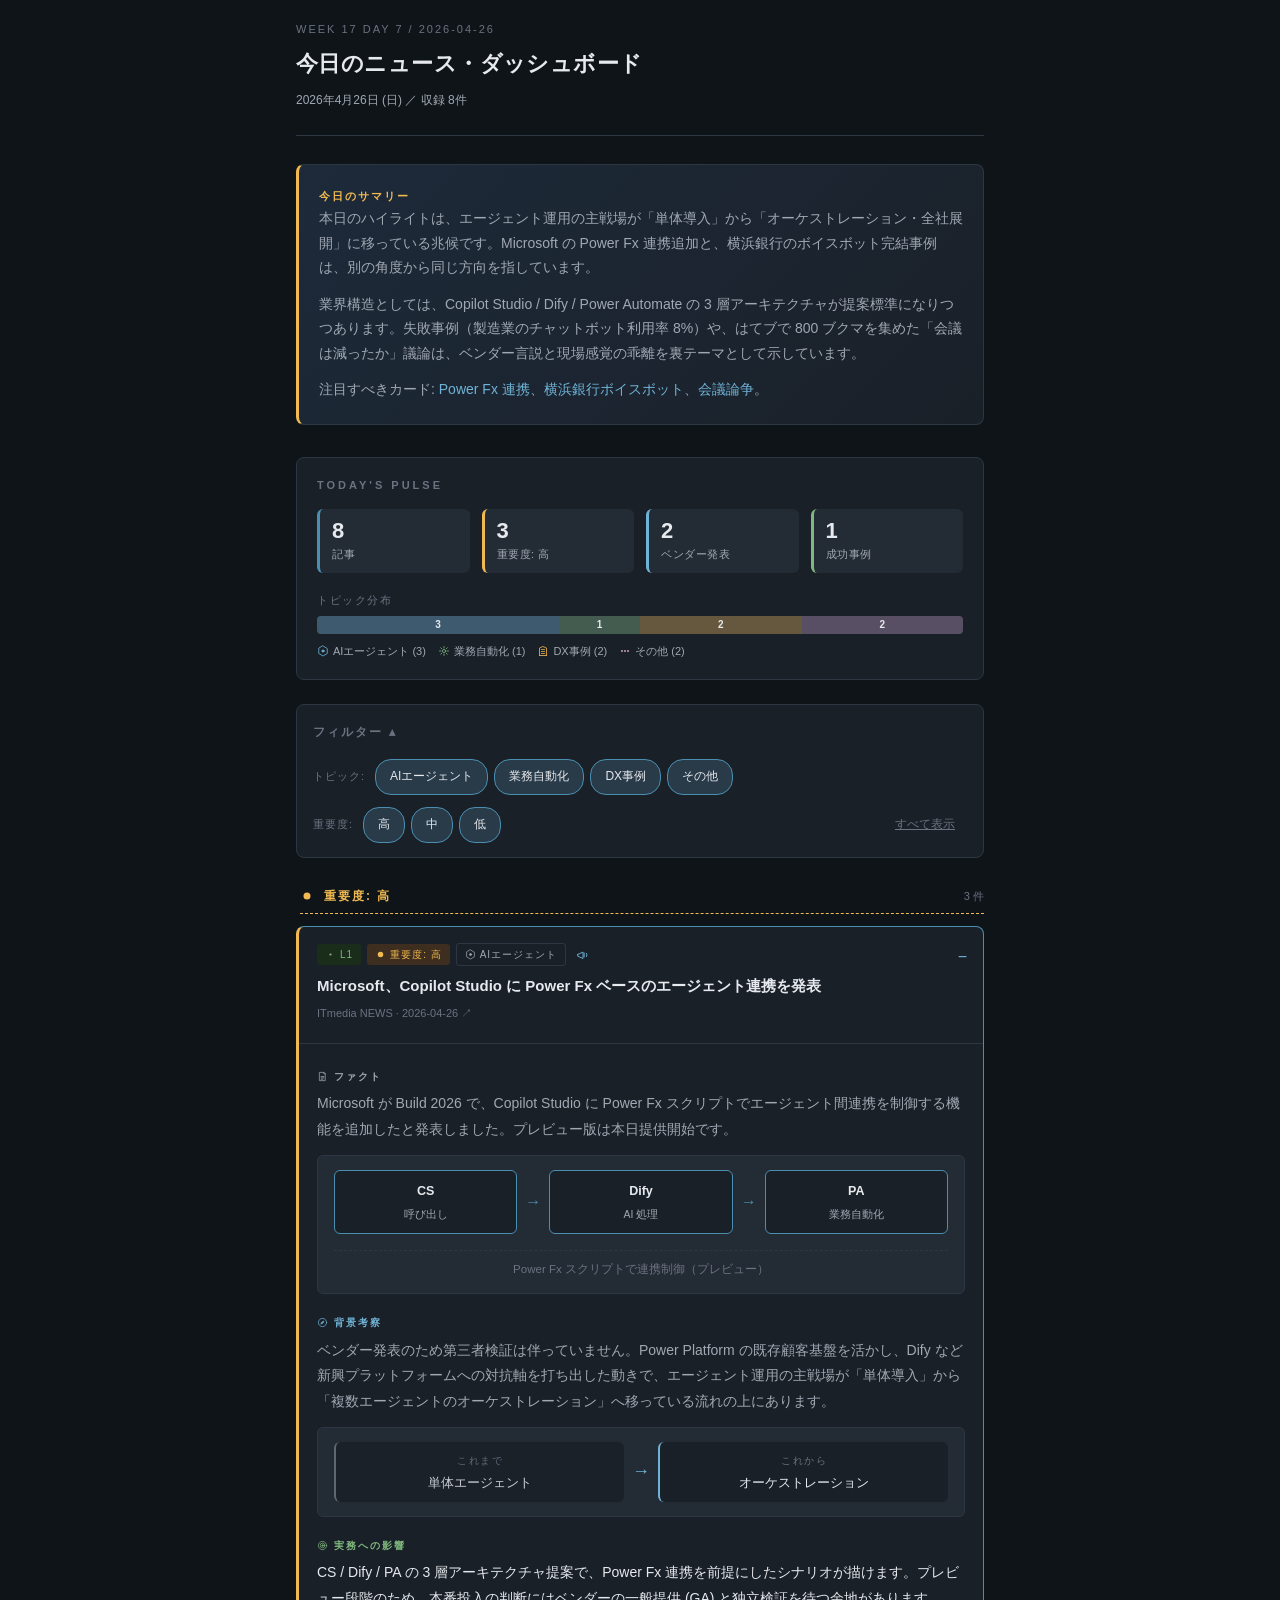
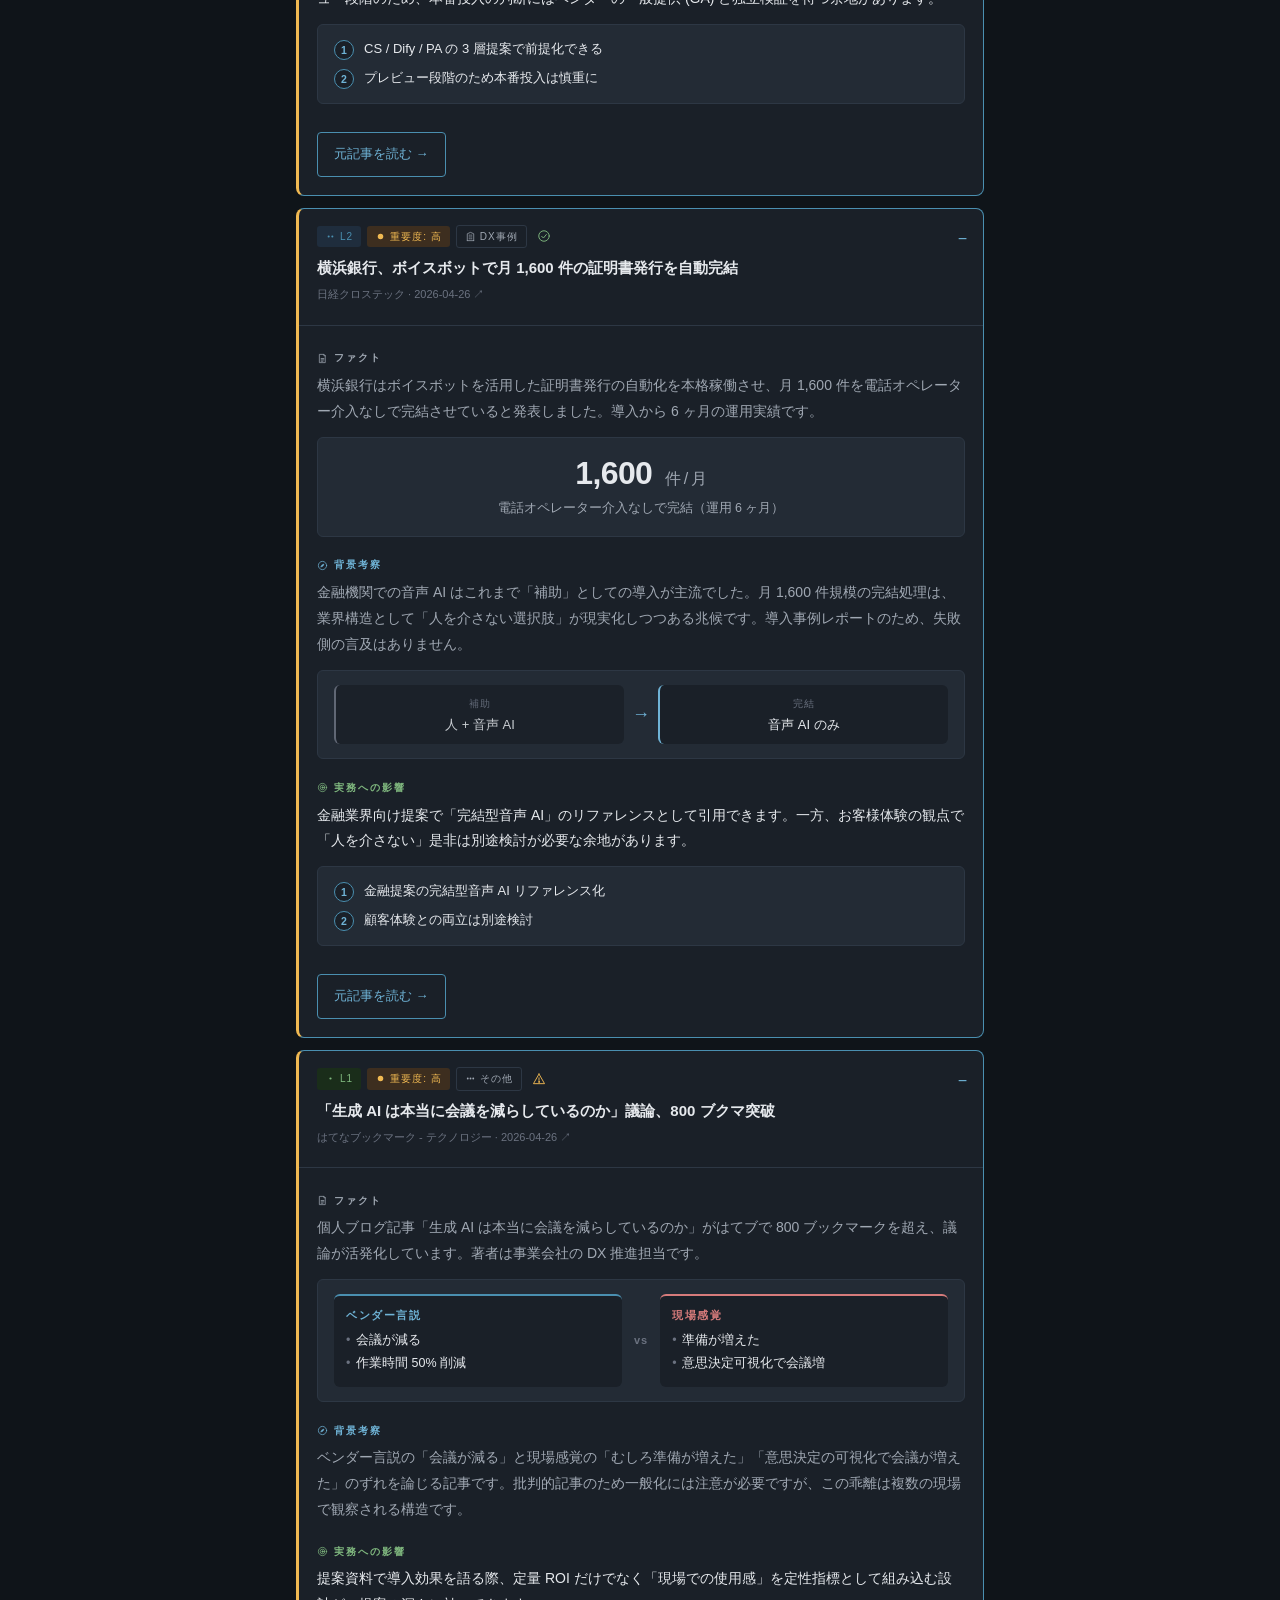
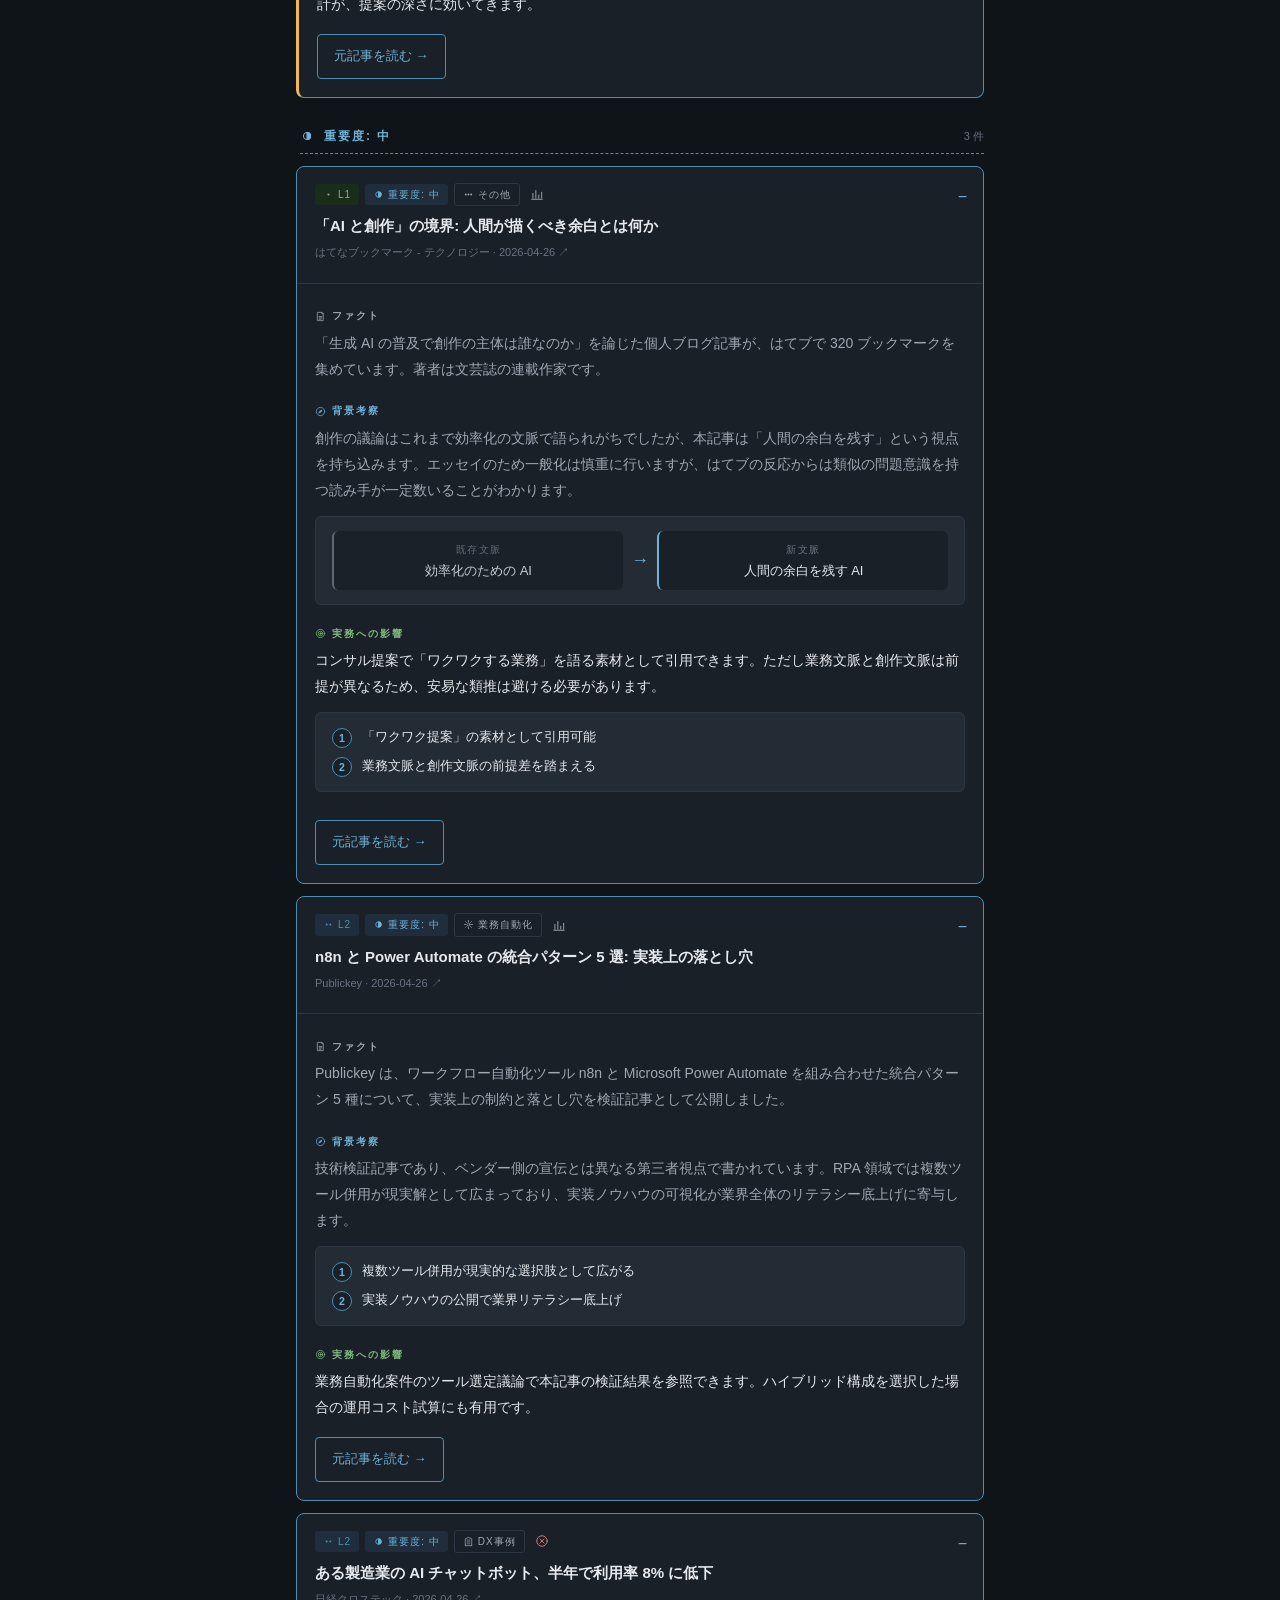
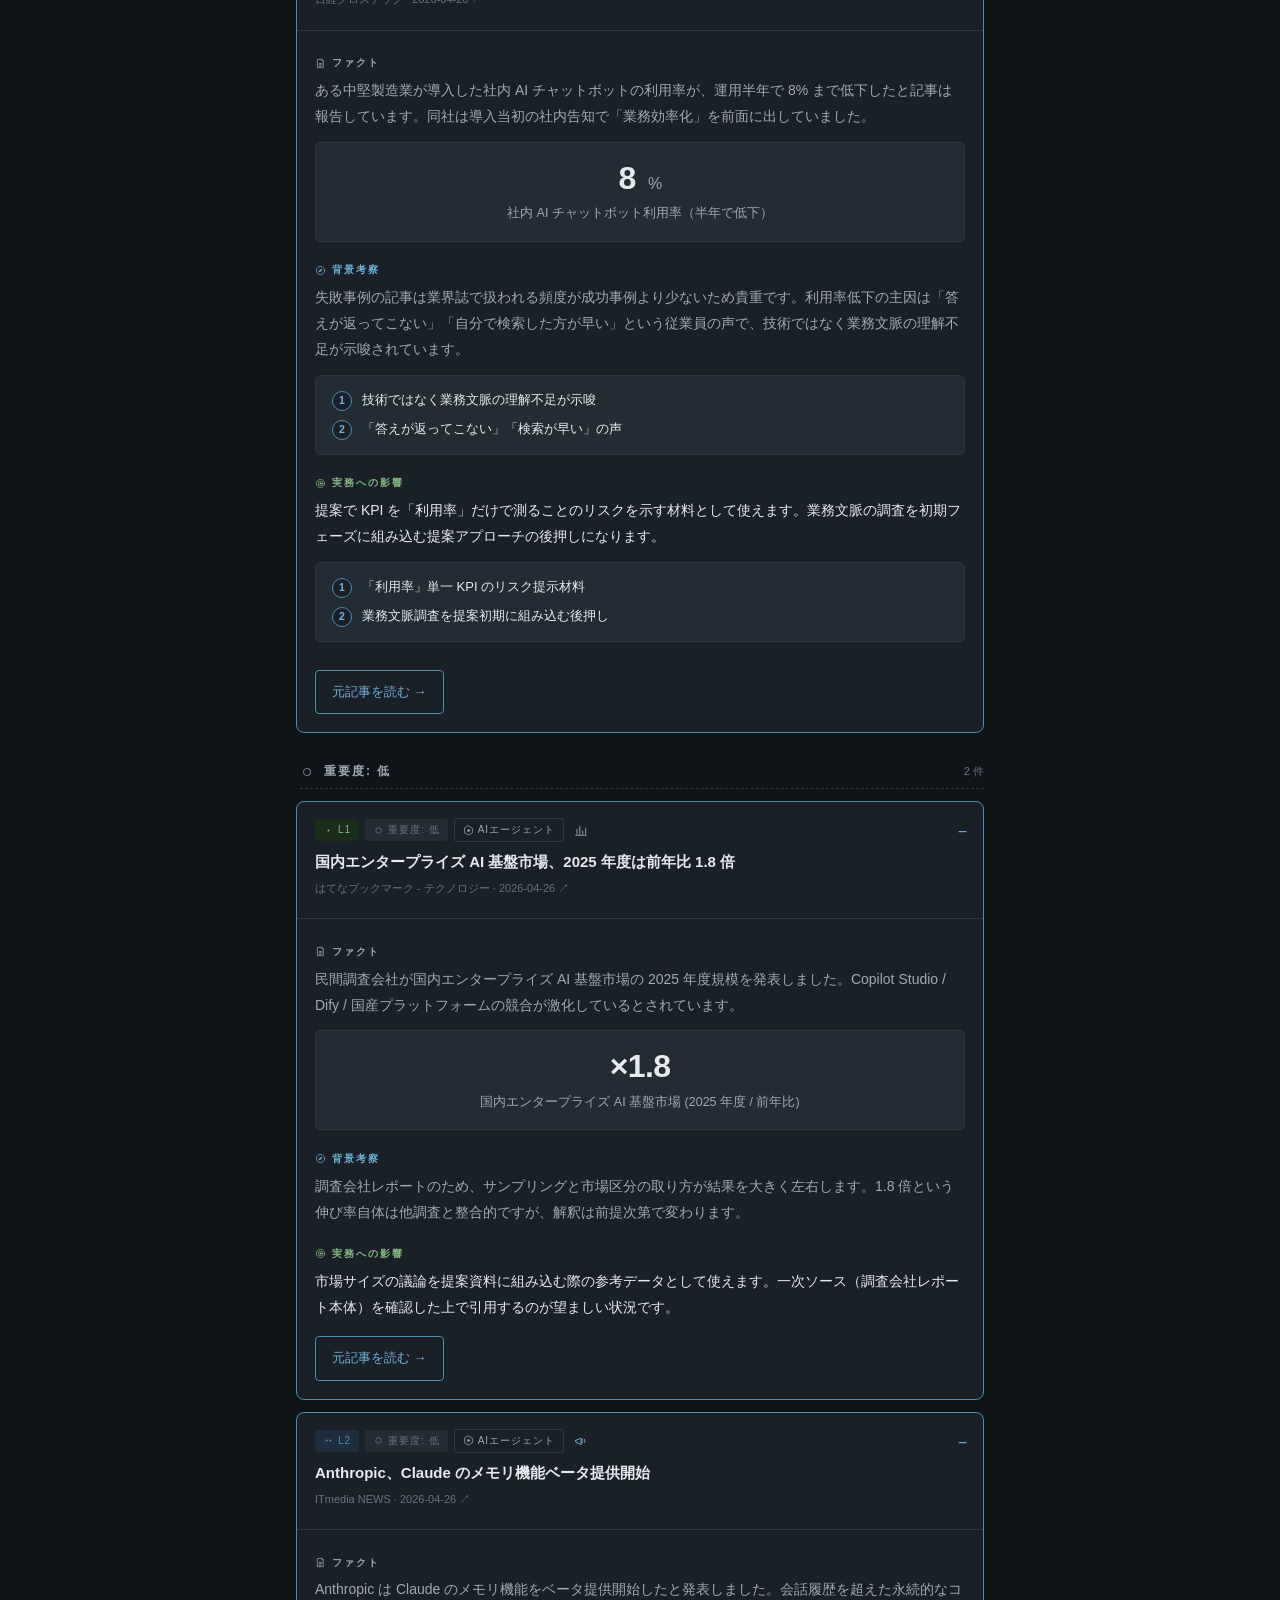
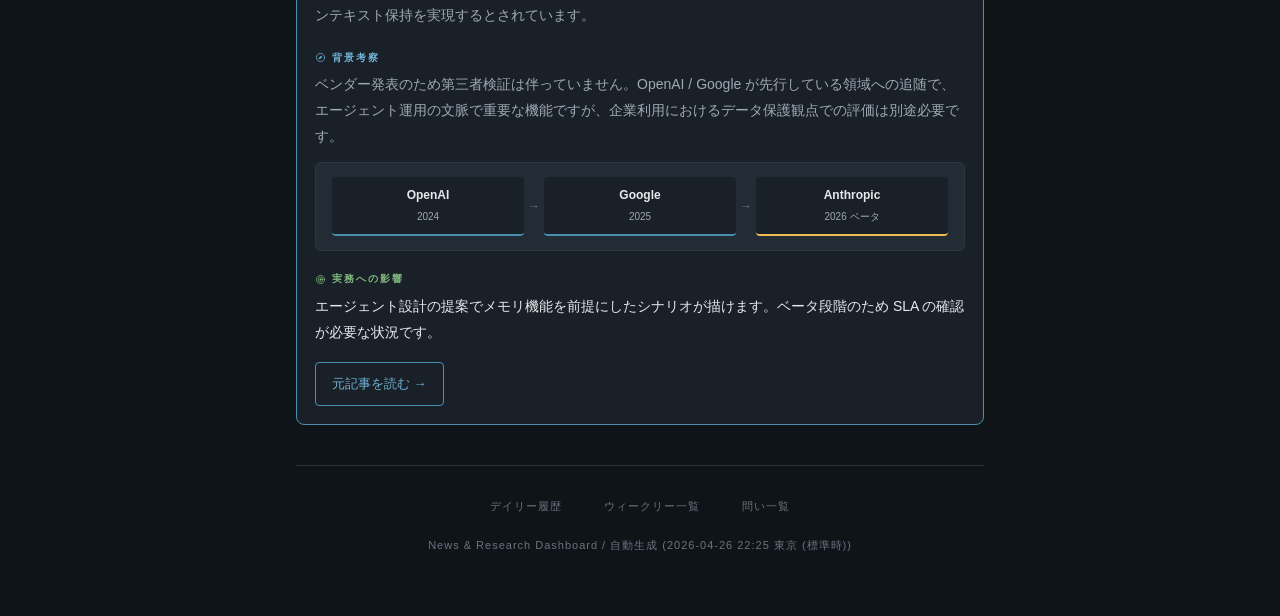
<file: site/index.html>
<!DOCTYPE html>
<html lang="ja">
<head>
<meta charset="UTF-8">
<meta name="viewport" content="width=device-width, initial-scale=1.0">
<title>2026-04-26 デイリー | News & Research Dashboard</title>
<link rel="stylesheet" href="assets/style.css">
</head>
<body>
<?xml version="1.0" encoding="UTF-8"?>
<!--
  News & Research Dashboard アイコン sprite (D-40 §11.4)
  使用: <svg class="icon"><use href="/assets/icons.svg#icon-vendor"/></svg>
  全アイコン 24x24 viewBox、currentColor で着色（CSS で色制御）。
-->
<svg xmlns="http://www.w3.org/2000/svg" style="display:none" aria-hidden="true">

  <!-- ===== 情報タイプ (5) ===== -->
  <symbol id="icon-vendor" viewBox="0 0 24 24" fill="none" stroke="currentColor" stroke-width="1.6" stroke-linecap="round" stroke-linejoin="round">
    <!-- megaphone -->
    <path d="M3 11v3l9 4V7L3 11Z"/>
    <path d="M14 8.5v7"/>
    <path d="M18 9c1 .8 1 5.2 0 6"/>
  </symbol>
  <symbol id="icon-case" viewBox="0 0 24 24" fill="none" stroke="currentColor" stroke-width="1.6" stroke-linecap="round" stroke-linejoin="round">
    <!-- check in circle -->
    <circle cx="12" cy="12" r="9"/>
    <path d="M8 12.5l3 3 5-6"/>
  </symbol>
  <symbol id="icon-failure" viewBox="0 0 24 24" fill="none" stroke="currentColor" stroke-width="1.6" stroke-linecap="round" stroke-linejoin="round">
    <!-- x in circle -->
    <circle cx="12" cy="12" r="9"/>
    <path d="M8.5 8.5l7 7M15.5 8.5l-7 7"/>
  </symbol>
  <symbol id="icon-critic" viewBox="0 0 24 24" fill="none" stroke="currentColor" stroke-width="1.6" stroke-linecap="round" stroke-linejoin="round">
    <!-- exclamation triangle -->
    <path d="M12 3.5L21.5 20H2.5L12 3.5Z"/>
    <path d="M12 10v4.5"/>
    <circle cx="12" cy="17" r=".8" fill="currentColor"/>
  </symbol>
  <symbol id="icon-analysis" viewBox="0 0 24 24" fill="none" stroke="currentColor" stroke-width="1.6" stroke-linecap="round" stroke-linejoin="round">
    <!-- bar chart -->
    <path d="M5 19V11M10 19V6M15 19V14M20 19V9"/>
    <path d="M3 21h18"/>
  </symbol>

  <!-- ===== 重要度 (3) ===== -->
  <symbol id="icon-importance-high" viewBox="0 0 24 24">
    <circle cx="12" cy="12" r="6" fill="currentColor"/>
  </symbol>
  <symbol id="icon-importance-mid" viewBox="0 0 24 24" fill="none" stroke="currentColor" stroke-width="1.8">
    <circle cx="12" cy="12" r="6"/>
    <path d="M12 6 A6 6 0 0 1 12 18 Z" fill="currentColor"/>
  </symbol>
  <symbol id="icon-importance-low" viewBox="0 0 24 24" fill="none" stroke="currentColor" stroke-width="1.8">
    <circle cx="12" cy="12" r="6"/>
  </symbol>

  <!-- ===== レイヤー (4) — ドット数で深度を示す ===== -->
  <symbol id="icon-layer-l1" viewBox="0 0 24 24">
    <circle cx="12" cy="12" r="2.4" fill="currentColor"/>
  </symbol>
  <symbol id="icon-layer-l2" viewBox="0 0 24 24">
    <circle cx="8" cy="12" r="2.2" fill="currentColor"/>
    <circle cx="16" cy="12" r="2.2" fill="currentColor"/>
  </symbol>
  <symbol id="icon-layer-l3" viewBox="0 0 24 24">
    <circle cx="6" cy="12" r="2" fill="currentColor"/>
    <circle cx="12" cy="12" r="2" fill="currentColor"/>
    <circle cx="18" cy="12" r="2" fill="currentColor"/>
  </symbol>
  <symbol id="icon-layer-l4" viewBox="0 0 24 24">
    <circle cx="5" cy="12" r="1.8" fill="currentColor"/>
    <circle cx="10" cy="12" r="1.8" fill="currentColor"/>
    <circle cx="15" cy="12" r="1.8" fill="currentColor"/>
    <circle cx="20" cy="12" r="1.8" fill="currentColor"/>
  </symbol>

  <!-- ===== カードセクション (3) — fact / context / impact ===== -->
  <symbol id="icon-section-fact" viewBox="0 0 24 24" fill="none" stroke="currentColor" stroke-width="1.6" stroke-linecap="round" stroke-linejoin="round">
    <!-- document with lines -->
    <path d="M6 3h9l3 3v15H6Z"/>
    <path d="M15 3v3h3"/>
    <path d="M9 12h6M9 15h6M9 18h4"/>
  </symbol>
  <symbol id="icon-section-context" viewBox="0 0 24 24" fill="none" stroke="currentColor" stroke-width="1.6" stroke-linecap="round" stroke-linejoin="round">
    <!-- compass -->
    <circle cx="12" cy="12" r="9"/>
    <path d="M9 15 L13 13 L15 9 L11 11 Z" fill="currentColor"/>
  </symbol>
  <symbol id="icon-section-impact" viewBox="0 0 24 24" fill="none" stroke="currentColor" stroke-width="1.6" stroke-linecap="round" stroke-linejoin="round">
    <!-- target -->
    <circle cx="12" cy="12" r="9"/>
    <circle cx="12" cy="12" r="5"/>
    <circle cx="12" cy="12" r="1.5" fill="currentColor"/>
  </symbol>

  <!-- ===== レンズ (6) — Part 2 で使う社会構造レンズ、ウィークリー archive bage 用 ===== -->
  <symbol id="icon-lens-labor" viewBox="0 0 24 24" fill="none" stroke="currentColor" stroke-width="1.6" stroke-linecap="round" stroke-linejoin="round">
    <!-- briefcase -->
    <path d="M4 8h16v11H4Z"/>
    <path d="M9 8V5h6v3"/>
    <path d="M4 13h16"/>
  </symbol>
  <symbol id="icon-lens-privacy" viewBox="0 0 24 24" fill="none" stroke="currentColor" stroke-width="1.6" stroke-linecap="round" stroke-linejoin="round">
    <!-- shield -->
    <path d="M12 3 L20 6v6c0 5-4 8-8 9-4-1-8-4-8-9V6Z"/>
  </symbol>
  <symbol id="icon-lens-power" viewBox="0 0 24 24" fill="none" stroke="currentColor" stroke-width="1.6" stroke-linecap="round" stroke-linejoin="round">
    <!-- crown -->
    <path d="M3 17h18l-2-9-4 4-3-7-3 7-4-4Z"/>
  </symbol>
  <symbol id="icon-lens-knowledge" viewBox="0 0 24 24" fill="none" stroke="currentColor" stroke-width="1.6" stroke-linecap="round" stroke-linejoin="round">
    <!-- open book -->
    <path d="M12 5C9 4 5 4 3 5v14c2-1 6-1 9 0"/>
    <path d="M12 5c3-1 7-1 9 0v14c-2-1-6-1-9 0"/>
    <path d="M12 5v14"/>
  </symbol>
  <symbol id="icon-lens-generation" viewBox="0 0 24 24" fill="none" stroke="currentColor" stroke-width="1.6" stroke-linecap="round" stroke-linejoin="round">
    <!-- hourglass -->
    <path d="M6 3h12M6 21h12"/>
    <path d="M6 3v3l6 6 6-6V3"/>
    <path d="M6 21v-3l6-6 6 6v3"/>
  </symbol>
  <symbol id="icon-lens-ethics" viewBox="0 0 24 24" fill="none" stroke="currentColor" stroke-width="1.6" stroke-linecap="round" stroke-linejoin="round">
    <!-- balance scale -->
    <path d="M12 4v16"/>
    <path d="M5 20h14"/>
    <path d="M5 11l3-7 3 7"/>
    <path d="M13 11l3-7 3 7"/>
  </symbol>

  <!-- ===== トピック (4) ===== -->
  <symbol id="icon-topic-ai-agents" viewBox="0 0 24 24" fill="none" stroke="currentColor" stroke-width="1.6" stroke-linecap="round" stroke-linejoin="round">
    <!-- agent: hex with center -->
    <path d="M12 2 L20.5 7 L20.5 17 L12 22 L3.5 17 L3.5 7 Z"/>
    <circle cx="12" cy="12" r="2.2" fill="currentColor"/>
  </symbol>
  <symbol id="icon-topic-automation" viewBox="0 0 24 24" fill="none" stroke="currentColor" stroke-width="1.6" stroke-linecap="round" stroke-linejoin="round">
    <!-- gear -->
    <circle cx="12" cy="12" r="3.2"/>
    <path d="M12 3 v3 M12 18 v3 M3 12 h3 M18 12 h3 M5.5 5.5 L7.5 7.5 M16.5 16.5 L18.5 18.5 M5.5 18.5 L7.5 16.5 M16.5 7.5 L18.5 5.5"/>
  </symbol>
  <symbol id="icon-topic-dx-cases" viewBox="0 0 24 24" fill="none" stroke="currentColor" stroke-width="1.6" stroke-linecap="round" stroke-linejoin="round">
    <!-- building -->
    <path d="M5 21V6l7-3 7 3v15"/>
    <path d="M5 21h14"/>
    <path d="M9 9h2M13 9h2M9 13h2M13 13h2M9 17h2M13 17h2"/>
  </symbol>
  <symbol id="icon-topic-other" viewBox="0 0 24 24">
    <!-- horizontal dots -->
    <circle cx="6" cy="12" r="2" fill="currentColor"/>
    <circle cx="12" cy="12" r="2" fill="currentColor"/>
    <circle cx="18" cy="12" r="2" fill="currentColor"/>
  </symbol>

</svg>


<div class="container">
<header>
  <div class="date-label">WEEK 17 DAY 7 / 2026-04-26</div>
  <h1>今日のニュース・ダッシュボード</h1>
  <div class="meta">2026年4月26日 (日) ／ 収録 8件</div>
</header>

<div class="theme">
  <div class="theme-label">今日のサマリー</div>
  <div class="theme-body">
    <p>本日のハイライトは、エージェント運用の主戦場が「単体導入」から「オーケストレーション・全社展開」に移っている兆候です。Microsoft の Power Fx 連携追加と、横浜銀行のボイスボット完結事例は、別の角度から同じ方向を指しています。</p>
<p>業界構造としては、Copilot Studio / Dify / Power Automate の 3 層アーキテクチャが提案標準になりつつあります。失敗事例（製造業のチャットボット利用率 8%）や、はてブで 800 ブクマを集めた「会議は減ったか」議論は、ベンダー言説と現場感覚の乖離を裏テーマとして示しています。</p>
<p>注目すべきカード: <a href="#card-dummy-001">Power Fx 連携</a>、<a href="#card-dummy-002">横浜銀行ボイスボット</a>、<a href="#card-dummy-007">会議論争</a>。</p>
  </div>
</div>

<div class="pulse-panel">
  <div class="pulse-label">TODAY'S PULSE</div>
  <div class="pulse-stats">
    <div class="pulse-stat">
      <span class="pulse-num">8</span>
      <span class="pulse-cap">記事</span>
    </div>
    <div class="pulse-stat pulse-stat-high">
      <span class="pulse-num">3</span>
      <span class="pulse-cap">重要度: 高</span>
    </div>
    <div class="pulse-stat pulse-stat-vendor">
      <span class="pulse-num">2</span>
      <span class="pulse-cap">ベンダー発表</span>
    </div>
    <div class="pulse-stat pulse-stat-success">
      <span class="pulse-num">1</span>
      <span class="pulse-cap">成功事例</span>
    </div>
  </div>

  <div class="pulse-bar-label">トピック分布</div>
  <div class="pulse-bar-segments">    <div class="bar-seg topic-ai-agents"
         style="flex: 3;"
         title="AIエージェント: 3 件">3</div>    <div class="bar-seg topic-automation"
         style="flex: 1;"
         title="業務自動化: 1 件">1</div>    <div class="bar-seg topic-dx-cases"
         style="flex: 2;"
         title="DX事例: 2 件">2</div>    <div class="bar-seg topic-other"
         style="flex: 2;"
         title="その他: 2 件">2</div>  </div>
  <div class="pulse-bar-legend">    <span class="legend-item topic-ai-agents">
      <svg class="icon" aria-hidden="true"><use href="#icon-topic-ai-agents"/></svg>
      AIエージェント (3)
    </span>    <span class="legend-item topic-automation">
      <svg class="icon" aria-hidden="true"><use href="#icon-topic-automation"/></svg>
      業務自動化 (1)
    </span>    <span class="legend-item topic-dx-cases">
      <svg class="icon" aria-hidden="true"><use href="#icon-topic-dx-cases"/></svg>
      DX事例 (2)
    </span>    <span class="legend-item topic-other">
      <svg class="icon" aria-hidden="true"><use href="#icon-topic-other"/></svg>
      その他 (2)
    </span>  </div>
</div>

<details class="filter-bar" open>
  <summary>フィルター</summary>
  <div class="filter-group">
    <span class="filter-label">トピック:</span>
    <button class="filter-chip active" data-filter-topic="ai_agents">AIエージェント</button>
    <button class="filter-chip active" data-filter-topic="automation">業務自動化</button>
    <button class="filter-chip active" data-filter-topic="dx_cases">DX事例</button>
    <button class="filter-chip active" data-filter-topic="other">その他</button>
  </div>
  <div class="filter-group">
    <span class="filter-label">重要度:</span>
    <button class="filter-chip active" data-filter-importance="high">高</button>
    <button class="filter-chip active" data-filter-importance="mid">中</button>
    <button class="filter-chip active" data-filter-importance="low">低</button>
    <button class="filter-clear">すべて表示</button>
  </div>
</details>

    <div class="section-divider importance-high">
      <svg class="icon" aria-hidden="true"><use href="#icon-importance-high"/></svg>
      <span class="section-divider-label">重要度: 高</span>
      <span class="section-divider-count">3 件</span>
    </div>
          <details class="card importance-accent-high"
         id="card-dummy-001"
         data-topic="ai_agents"
         data-importance="high"
         data-layer="L1"
         data-inquiry="none"
open>
  <summary>
    <div class="tag-row">
      <span class="tag layer-l1">
        <svg class="icon" aria-hidden="true"><use href="#icon-layer-l1"/></svg>
        L1
      </span>
      <span class="tag importance-high">
        <svg class="icon" aria-hidden="true"><use href="#icon-importance-high"/></svg>
        重要度: 高
      </span>
      <span class="tag topic-ai-agents">
        <svg class="icon" aria-hidden="true"><use href="#icon-topic-ai-agents"/></svg>
        AIエージェント
      </span>
      <svg class="icon-info-type vendor_announcement" aria-label="vendor_announcement">
        <use href="#icon-vendor"/>
      </svg>
    </div>
    <div class="card-title">Microsoft、Copilot Studio に Power Fx ベースのエージェント連携を発表</div>
    <div class="card-preview">Microsoft が Build 2026 で、Copilot Studio に Power Fx スクリプトでエージェント間連携を制御する機能を追加したと発表しました。プレビュー版は本日提供開始です。</div>
    <a class="card-source"
       href="https://example.com/dummy/1"
       target="_blank"
       rel="noopener noreferrer"
       onclick="event.stopPropagation()">ITmedia NEWS · 2026-04-26 ↗</a>
  </summary>
  <div class="card-body">
    <section class="fact">
      <div class="label context">
        <svg class="icon" aria-hidden="true"><use href="#icon-section-fact"/></svg>
        ファクト
      </div>
<p>Microsoft が Build 2026 で、Copilot Studio に Power Fx スクリプトでエージェント間連携を制御する機能を追加したと発表しました。プレビュー版は本日提供開始です。</p><div class="diagram diagram-flow">
  <div class="flow-row">
    <div class="flow-step">CS<span class="flow-step-cap">呼び出し</span></div>
    <div class="flow-arrow">→</div>
    <div class="flow-step">Dify<span class="flow-step-cap">AI 処理</span></div>
    <div class="flow-arrow">→</div>
    <div class="flow-step">PA<span class="flow-step-cap">業務自動化</span></div>
  </div>
  <div class="diagram-note">Power Fx スクリプトで連携制御（プレビュー）</div>
</div>    </section>
    <section class="context">
      <div class="label summary">
        <svg class="icon" aria-hidden="true"><use href="#icon-section-context"/></svg>
        背景考察
      </div>
<p>ベンダー発表のため第三者検証は伴っていません。Power Platform の既存顧客基盤を活かし、Dify など新興プラットフォームへの対抗軸を打ち出した動きで、エージェント運用の主戦場が「単体導入」から「複数エージェントのオーケストレーション」へ移っている流れの上にあります。</p><div class="diagram diagram-pivot">
  <div class="pivot-cell pivot-from">
    <div class="pivot-label">これまで</div>
    <div class="pivot-text">単体エージェント</div>
  </div>
  <div class="pivot-arrow">→</div>
  <div class="pivot-cell pivot-to">
    <div class="pivot-label">これから</div>
    <div class="pivot-text">オーケストレーション</div>
  </div>
</div>    </section>
    <section class="impact">
      <div class="label sowhat">
        <svg class="icon" aria-hidden="true"><use href="#icon-section-impact"/></svg>
        実務への影響
      </div>
<p class="sowhat-text">CS / Dify / PA の 3 層アーキテクチャ提案で、Power Fx 連携を前提にしたシナリオが描けます。プレビュー段階のため、本番投入の判断にはベンダーの一般提供 (GA) と独立検証を待つ余地があります。</p><div class="diagram diagram-bullets">
  <div class="bullet-item"><span class="bullet-num">1</span><span class="bullet-text">CS / Dify / PA の 3 層提案で前提化できる</span></div>
  <div class="bullet-item"><span class="bullet-num">2</span><span class="bullet-text">プレビュー段階のため本番投入は慎重に</span></div>
</div>    </section>
    <a class="external-link"
       href="https://example.com/dummy/1"
       target="_blank"
       rel="noopener noreferrer">元記事を読む →</a>
  </div>
</details>
          <details class="card importance-accent-high"
         id="card-dummy-002"
         data-topic="dx_cases"
         data-importance="high"
         data-layer="L2"
         data-inquiry="none"
open>
  <summary>
    <div class="tag-row">
      <span class="tag layer-l2">
        <svg class="icon" aria-hidden="true"><use href="#icon-layer-l2"/></svg>
        L2
      </span>
      <span class="tag importance-high">
        <svg class="icon" aria-hidden="true"><use href="#icon-importance-high"/></svg>
        重要度: 高
      </span>
      <span class="tag topic-dx-cases">
        <svg class="icon" aria-hidden="true"><use href="#icon-topic-dx-cases"/></svg>
        DX事例
      </span>
      <svg class="icon-info-type success_case" aria-label="success_case">
        <use href="#icon-case"/>
      </svg>
    </div>
    <div class="card-title">横浜銀行、ボイスボットで月 1,600 件の証明書発行を自動完結</div>
    <div class="card-preview">横浜銀行はボイスボットを活用した証明書発行の自動化を本格稼働させ、月 1,600 件を電話オペレーター介入なしで完結させていると発表しました。導入から 6 ヶ月の運用実績です。</div>
    <a class="card-source"
       href="https://example.com/dummy/2"
       target="_blank"
       rel="noopener noreferrer"
       onclick="event.stopPropagation()">日経クロステック · 2026-04-26 ↗</a>
  </summary>
  <div class="card-body">
    <section class="fact">
      <div class="label context">
        <svg class="icon" aria-hidden="true"><use href="#icon-section-fact"/></svg>
        ファクト
      </div>
<p>横浜銀行はボイスボットを活用した証明書発行の自動化を本格稼働させ、月 1,600 件を電話オペレーター介入なしで完結させていると発表しました。導入から 6 ヶ月の運用実績です。</p><div class="diagram diagram-stat">
  <div class="stat-number">1,600 <span class="stat-unit">件 / 月</span></div>
  <div class="stat-caption">電話オペレーター介入なしで完結（運用 6 ヶ月）</div>
</div>    </section>
    <section class="context">
      <div class="label summary">
        <svg class="icon" aria-hidden="true"><use href="#icon-section-context"/></svg>
        背景考察
      </div>
<p>金融機関での音声 AI はこれまで「補助」としての導入が主流でした。月 1,600 件規模の完結処理は、業界構造として「人を介さない選択肢」が現実化しつつある兆候です。導入事例レポートのため、失敗側の言及はありません。</p><div class="diagram diagram-pivot">
  <div class="pivot-cell pivot-from">
    <div class="pivot-label">補助</div>
    <div class="pivot-text">人 + 音声 AI</div>
  </div>
  <div class="pivot-arrow">→</div>
  <div class="pivot-cell pivot-to">
    <div class="pivot-label">完結</div>
    <div class="pivot-text">音声 AI のみ</div>
  </div>
</div>    </section>
    <section class="impact">
      <div class="label sowhat">
        <svg class="icon" aria-hidden="true"><use href="#icon-section-impact"/></svg>
        実務への影響
      </div>
<p class="sowhat-text">金融業界向け提案で「完結型音声 AI」のリファレンスとして引用できます。一方、お客様体験の観点で「人を介さない」是非は別途検討が必要な余地があります。</p><div class="diagram diagram-bullets">
  <div class="bullet-item"><span class="bullet-num">1</span><span class="bullet-text">金融提案の完結型音声 AI リファレンス化</span></div>
  <div class="bullet-item"><span class="bullet-num">2</span><span class="bullet-text">顧客体験との両立は別途検討</span></div>
</div>    </section>
    <a class="external-link"
       href="https://example.com/dummy/2"
       target="_blank"
       rel="noopener noreferrer">元記事を読む →</a>
  </div>
</details>
          <details class="card importance-accent-high"
         id="card-dummy-007"
         data-topic="other"
         data-importance="high"
         data-layer="L1"
         data-inquiry="none"
open>
  <summary>
    <div class="tag-row">
      <span class="tag layer-l1">
        <svg class="icon" aria-hidden="true"><use href="#icon-layer-l1"/></svg>
        L1
      </span>
      <span class="tag importance-high">
        <svg class="icon" aria-hidden="true"><use href="#icon-importance-high"/></svg>
        重要度: 高
      </span>
      <span class="tag topic-other">
        <svg class="icon" aria-hidden="true"><use href="#icon-topic-other"/></svg>
        その他
      </span>
      <svg class="icon-info-type critic" aria-label="critic">
        <use href="#icon-critic"/>
      </svg>
    </div>
    <div class="card-title">「生成 AI は本当に会議を減らしているのか」議論、800 ブクマ突破</div>
    <div class="card-preview">個人ブログ記事「生成 AI は本当に会議を減らしているのか」がはてブで 800 ブックマークを超え、議論が活発化しています。著者は事業会社の DX 推進担当です。</div>
    <a class="card-source"
       href="https://example.com/dummy/7"
       target="_blank"
       rel="noopener noreferrer"
       onclick="event.stopPropagation()">はてなブックマーク - テクノロジー · 2026-04-26 ↗</a>
  </summary>
  <div class="card-body">
    <section class="fact">
      <div class="label context">
        <svg class="icon" aria-hidden="true"><use href="#icon-section-fact"/></svg>
        ファクト
      </div>
<p>個人ブログ記事「生成 AI は本当に会議を減らしているのか」がはてブで 800 ブックマークを超え、議論が活発化しています。著者は事業会社の DX 推進担当です。</p><div class="diagram diagram-compare">
  <div class="compare-col compare-left">
    <div class="compare-title">ベンダー言説</div>
    <div class="compare-point">会議が減る</div>
    <div class="compare-point">作業時間 50% 削減</div>
  </div>
  <div class="compare-vs">vs</div>
  <div class="compare-col compare-right">
    <div class="compare-title">現場感覚</div>
    <div class="compare-point">準備が増えた</div>
    <div class="compare-point">意思決定可視化で会議増</div>
  </div>
</div>    </section>
    <section class="context">
      <div class="label summary">
        <svg class="icon" aria-hidden="true"><use href="#icon-section-context"/></svg>
        背景考察
      </div>
<p>ベンダー言説の「会議が減る」と現場感覚の「むしろ準備が増えた」「意思決定の可視化で会議が増えた」のずれを論じる記事です。批判的記事のため一般化には注意が必要ですが、この乖離は複数の現場で観察される構造です。</p>    </section>
    <section class="impact">
      <div class="label sowhat">
        <svg class="icon" aria-hidden="true"><use href="#icon-section-impact"/></svg>
        実務への影響
      </div>
<p class="sowhat-text">提案資料で導入効果を語る際、定量 ROI だけでなく「現場での使用感」を定性指標として組み込む設計が、提案の深さに効いてきます。</p>    </section>
    <a class="external-link"
       href="https://example.com/dummy/7"
       target="_blank"
       rel="noopener noreferrer">元記事を読む →</a>
  </div>
</details>
    <div class="section-divider importance-mid">
      <svg class="icon" aria-hidden="true"><use href="#icon-importance-mid"/></svg>
      <span class="section-divider-label">重要度: 中</span>
      <span class="section-divider-count">3 件</span>
    </div>
          <details class="card"
         id="card-dummy-003"
         data-topic="other"
         data-importance="mid"
         data-layer="L1"
         data-inquiry="none"
open>
  <summary>
    <div class="tag-row">
      <span class="tag layer-l1">
        <svg class="icon" aria-hidden="true"><use href="#icon-layer-l1"/></svg>
        L1
      </span>
      <span class="tag importance-mid">
        <svg class="icon" aria-hidden="true"><use href="#icon-importance-mid"/></svg>
        重要度: 中
      </span>
      <span class="tag topic-other">
        <svg class="icon" aria-hidden="true"><use href="#icon-topic-other"/></svg>
        その他
      </span>
      <svg class="icon-info-type essay" aria-label="essay">
        <use href="#icon-analysis"/>
      </svg>
    </div>
    <div class="card-title">「AI と創作」の境界: 人間が描くべき余白とは何か</div>
    <div class="card-preview">「生成 AI の普及で創作の主体は誰なのか」を論じた個人ブログ記事が、はてブで 320 ブックマークを集めています。著者は文芸誌の連載作家です。</div>
    <a class="card-source"
       href="https://example.com/dummy/3"
       target="_blank"
       rel="noopener noreferrer"
       onclick="event.stopPropagation()">はてなブックマーク - テクノロジー · 2026-04-26 ↗</a>
  </summary>
  <div class="card-body">
    <section class="fact">
      <div class="label context">
        <svg class="icon" aria-hidden="true"><use href="#icon-section-fact"/></svg>
        ファクト
      </div>
<p>「生成 AI の普及で創作の主体は誰なのか」を論じた個人ブログ記事が、はてブで 320 ブックマークを集めています。著者は文芸誌の連載作家です。</p>    </section>
    <section class="context">
      <div class="label summary">
        <svg class="icon" aria-hidden="true"><use href="#icon-section-context"/></svg>
        背景考察
      </div>
<p>創作の議論はこれまで効率化の文脈で語られがちでしたが、本記事は「人間の余白を残す」という視点を持ち込みます。エッセイのため一般化は慎重に行いますが、はてブの反応からは類似の問題意識を持つ読み手が一定数いることがわかります。</p><div class="diagram diagram-pivot">
  <div class="pivot-cell pivot-from">
    <div class="pivot-label">既存文脈</div>
    <div class="pivot-text">効率化のための AI</div>
  </div>
  <div class="pivot-arrow">→</div>
  <div class="pivot-cell pivot-to">
    <div class="pivot-label">新文脈</div>
    <div class="pivot-text">人間の余白を残す AI</div>
  </div>
</div>    </section>
    <section class="impact">
      <div class="label sowhat">
        <svg class="icon" aria-hidden="true"><use href="#icon-section-impact"/></svg>
        実務への影響
      </div>
<p class="sowhat-text">コンサル提案で「ワクワクする業務」を語る素材として引用できます。ただし業務文脈と創作文脈は前提が異なるため、安易な類推は避ける必要があります。</p><div class="diagram diagram-bullets">
  <div class="bullet-item"><span class="bullet-num">1</span><span class="bullet-text">「ワクワク提案」の素材として引用可能</span></div>
  <div class="bullet-item"><span class="bullet-num">2</span><span class="bullet-text">業務文脈と創作文脈の前提差を踏まえる</span></div>
</div>    </section>
    <a class="external-link"
       href="https://example.com/dummy/3"
       target="_blank"
       rel="noopener noreferrer">元記事を読む →</a>
  </div>
</details>
          <details class="card"
         id="card-dummy-004"
         data-topic="automation"
         data-importance="mid"
         data-layer="L2"
         data-inquiry="none"
open>
  <summary>
    <div class="tag-row">
      <span class="tag layer-l2">
        <svg class="icon" aria-hidden="true"><use href="#icon-layer-l2"/></svg>
        L2
      </span>
      <span class="tag importance-mid">
        <svg class="icon" aria-hidden="true"><use href="#icon-importance-mid"/></svg>
        重要度: 中
      </span>
      <span class="tag topic-automation">
        <svg class="icon" aria-hidden="true"><use href="#icon-topic-automation"/></svg>
        業務自動化
      </span>
      <svg class="icon-info-type tech_validation" aria-label="tech_validation">
        <use href="#icon-analysis"/>
      </svg>
    </div>
    <div class="card-title">n8n と Power Automate の統合パターン 5 選: 実装上の落とし穴</div>
    <div class="card-preview">Publickey は、ワークフロー自動化ツール n8n と Microsoft Power Automate を組み合わせた統合パターン 5 種について、実装上の制約と落とし穴を検証記事として公開しました。</div>
    <a class="card-source"
       href="https://example.com/dummy/4"
       target="_blank"
       rel="noopener noreferrer"
       onclick="event.stopPropagation()">Publickey · 2026-04-26 ↗</a>
  </summary>
  <div class="card-body">
    <section class="fact">
      <div class="label context">
        <svg class="icon" aria-hidden="true"><use href="#icon-section-fact"/></svg>
        ファクト
      </div>
<p>Publickey は、ワークフロー自動化ツール n8n と Microsoft Power Automate を組み合わせた統合パターン 5 種について、実装上の制約と落とし穴を検証記事として公開しました。</p>    </section>
    <section class="context">
      <div class="label summary">
        <svg class="icon" aria-hidden="true"><use href="#icon-section-context"/></svg>
        背景考察
      </div>
<p>技術検証記事であり、ベンダー側の宣伝とは異なる第三者視点で書かれています。RPA 領域では複数ツール併用が現実解として広まっており、実装ノウハウの可視化が業界全体のリテラシー底上げに寄与します。</p><div class="diagram diagram-bullets">
  <div class="bullet-item"><span class="bullet-num">1</span><span class="bullet-text">複数ツール併用が現実的な選択肢として広がる</span></div>
  <div class="bullet-item"><span class="bullet-num">2</span><span class="bullet-text">実装ノウハウの公開で業界リテラシー底上げ</span></div>
</div>    </section>
    <section class="impact">
      <div class="label sowhat">
        <svg class="icon" aria-hidden="true"><use href="#icon-section-impact"/></svg>
        実務への影響
      </div>
<p class="sowhat-text">業務自動化案件のツール選定議論で本記事の検証結果を参照できます。ハイブリッド構成を選択した場合の運用コスト試算にも有用です。</p>    </section>
    <a class="external-link"
       href="https://example.com/dummy/4"
       target="_blank"
       rel="noopener noreferrer">元記事を読む →</a>
  </div>
</details>
          <details class="card"
         id="card-dummy-006"
         data-topic="dx_cases"
         data-importance="mid"
         data-layer="L2"
         data-inquiry="none"
open>
  <summary>
    <div class="tag-row">
      <span class="tag layer-l2">
        <svg class="icon" aria-hidden="true"><use href="#icon-layer-l2"/></svg>
        L2
      </span>
      <span class="tag importance-mid">
        <svg class="icon" aria-hidden="true"><use href="#icon-importance-mid"/></svg>
        重要度: 中
      </span>
      <span class="tag topic-dx-cases">
        <svg class="icon" aria-hidden="true"><use href="#icon-topic-dx-cases"/></svg>
        DX事例
      </span>
      <svg class="icon-info-type failure" aria-label="failure">
        <use href="#icon-failure"/>
      </svg>
    </div>
    <div class="card-title">ある製造業の AI チャットボット、半年で利用率 8% に低下</div>
    <div class="card-preview">ある中堅製造業が導入した社内 AI チャットボットの利用率が、運用半年で 8% まで低下したと記事は報告しています。同社は導入当初の社内告知で「業務効率化」を前面に出していました。</div>
    <a class="card-source"
       href="https://example.com/dummy/6"
       target="_blank"
       rel="noopener noreferrer"
       onclick="event.stopPropagation()">日経クロステック · 2026-04-26 ↗</a>
  </summary>
  <div class="card-body">
    <section class="fact">
      <div class="label context">
        <svg class="icon" aria-hidden="true"><use href="#icon-section-fact"/></svg>
        ファクト
      </div>
<p>ある中堅製造業が導入した社内 AI チャットボットの利用率が、運用半年で 8% まで低下したと記事は報告しています。同社は導入当初の社内告知で「業務効率化」を前面に出していました。</p><div class="diagram diagram-stat">
  <div class="stat-number">8 <span class="stat-unit">%</span></div>
  <div class="stat-caption">社内 AI チャットボット利用率（半年で低下）</div>
</div>    </section>
    <section class="context">
      <div class="label summary">
        <svg class="icon" aria-hidden="true"><use href="#icon-section-context"/></svg>
        背景考察
      </div>
<p>失敗事例の記事は業界誌で扱われる頻度が成功事例より少ないため貴重です。利用率低下の主因は「答えが返ってこない」「自分で検索した方が早い」という従業員の声で、技術ではなく業務文脈の理解不足が示唆されています。</p><div class="diagram diagram-bullets">
  <div class="bullet-item"><span class="bullet-num">1</span><span class="bullet-text">技術ではなく業務文脈の理解不足が示唆</span></div>
  <div class="bullet-item"><span class="bullet-num">2</span><span class="bullet-text">「答えが返ってこない」「検索が早い」の声</span></div>
</div>    </section>
    <section class="impact">
      <div class="label sowhat">
        <svg class="icon" aria-hidden="true"><use href="#icon-section-impact"/></svg>
        実務への影響
      </div>
<p class="sowhat-text">提案で KPI を「利用率」だけで測ることのリスクを示す材料として使えます。業務文脈の調査を初期フェーズに組み込む提案アプローチの後押しになります。</p><div class="diagram diagram-bullets">
  <div class="bullet-item"><span class="bullet-num">1</span><span class="bullet-text">「利用率」単一 KPI のリスク提示材料</span></div>
  <div class="bullet-item"><span class="bullet-num">2</span><span class="bullet-text">業務文脈調査を提案初期に組み込む後押し</span></div>
</div>    </section>
    <a class="external-link"
       href="https://example.com/dummy/6"
       target="_blank"
       rel="noopener noreferrer">元記事を読む →</a>
  </div>
</details>
    <div class="section-divider importance-low">
      <svg class="icon" aria-hidden="true"><use href="#icon-importance-low"/></svg>
      <span class="section-divider-label">重要度: 低</span>
      <span class="section-divider-count">2 件</span>
    </div>
          <details class="card"
         id="card-dummy-005"
         data-topic="ai_agents"
         data-importance="low"
         data-layer="L1"
         data-inquiry="none"
open>
  <summary>
    <div class="tag-row">
      <span class="tag layer-l1">
        <svg class="icon" aria-hidden="true"><use href="#icon-layer-l1"/></svg>
        L1
      </span>
      <span class="tag importance-low">
        <svg class="icon" aria-hidden="true"><use href="#icon-importance-low"/></svg>
        重要度: 低
      </span>
      <span class="tag topic-ai-agents">
        <svg class="icon" aria-hidden="true"><use href="#icon-topic-ai-agents"/></svg>
        AIエージェント
      </span>
      <svg class="icon-info-type market" aria-label="market">
        <use href="#icon-analysis"/>
      </svg>
    </div>
    <div class="card-title">国内エンタープライズ AI 基盤市場、2025 年度は前年比 1.8 倍</div>
    <div class="card-preview">民間調査会社が国内エンタープライズ AI 基盤市場の 2025 年度規模を発表しました。Copilot Studio / Dify / 国産プラットフォームの競合が激化しているとされています。</div>
    <a class="card-source"
       href="https://example.com/dummy/5"
       target="_blank"
       rel="noopener noreferrer"
       onclick="event.stopPropagation()">はてなブックマーク - テクノロジー · 2026-04-26 ↗</a>
  </summary>
  <div class="card-body">
    <section class="fact">
      <div class="label context">
        <svg class="icon" aria-hidden="true"><use href="#icon-section-fact"/></svg>
        ファクト
      </div>
<p>民間調査会社が国内エンタープライズ AI 基盤市場の 2025 年度規模を発表しました。Copilot Studio / Dify / 国産プラットフォームの競合が激化しているとされています。</p><div class="diagram diagram-stat">
  <div class="stat-number">×1.8</div>
  <div class="stat-caption">国内エンタープライズ AI 基盤市場 (2025 年度 / 前年比)</div>
</div>    </section>
    <section class="context">
      <div class="label summary">
        <svg class="icon" aria-hidden="true"><use href="#icon-section-context"/></svg>
        背景考察
      </div>
<p>調査会社レポートのため、サンプリングと市場区分の取り方が結果を大きく左右します。1.8 倍という伸び率自体は他調査と整合的ですが、解釈は前提次第で変わります。</p>    </section>
    <section class="impact">
      <div class="label sowhat">
        <svg class="icon" aria-hidden="true"><use href="#icon-section-impact"/></svg>
        実務への影響
      </div>
<p class="sowhat-text">市場サイズの議論を提案資料に組み込む際の参考データとして使えます。一次ソース（調査会社レポート本体）を確認した上で引用するのが望ましい状況です。</p>    </section>
    <a class="external-link"
       href="https://example.com/dummy/5"
       target="_blank"
       rel="noopener noreferrer">元記事を読む →</a>
  </div>
</details>
          <details class="card"
         id="card-dummy-008"
         data-topic="ai_agents"
         data-importance="low"
         data-layer="L2"
         data-inquiry="none"
open>
  <summary>
    <div class="tag-row">
      <span class="tag layer-l2">
        <svg class="icon" aria-hidden="true"><use href="#icon-layer-l2"/></svg>
        L2
      </span>
      <span class="tag importance-low">
        <svg class="icon" aria-hidden="true"><use href="#icon-importance-low"/></svg>
        重要度: 低
      </span>
      <span class="tag topic-ai-agents">
        <svg class="icon" aria-hidden="true"><use href="#icon-topic-ai-agents"/></svg>
        AIエージェント
      </span>
      <svg class="icon-info-type vendor_announcement" aria-label="vendor_announcement">
        <use href="#icon-vendor"/>
      </svg>
    </div>
    <div class="card-title">Anthropic、Claude のメモリ機能ベータ提供開始</div>
    <div class="card-preview">Anthropic は Claude のメモリ機能をベータ提供開始したと発表しました。会話履歴を超えた永続的なコンテキスト保持を実現するとされています。</div>
    <a class="card-source"
       href="https://example.com/dummy/8"
       target="_blank"
       rel="noopener noreferrer"
       onclick="event.stopPropagation()">ITmedia NEWS · 2026-04-26 ↗</a>
  </summary>
  <div class="card-body">
    <section class="fact">
      <div class="label context">
        <svg class="icon" aria-hidden="true"><use href="#icon-section-fact"/></svg>
        ファクト
      </div>
<p>Anthropic は Claude のメモリ機能をベータ提供開始したと発表しました。会話履歴を超えた永続的なコンテキスト保持を実現するとされています。</p>    </section>
    <section class="context">
      <div class="label summary">
        <svg class="icon" aria-hidden="true"><use href="#icon-section-context"/></svg>
        背景考察
      </div>
<p>ベンダー発表のため第三者検証は伴っていません。OpenAI / Google が先行している領域への追随で、エージェント運用の文脈で重要な機能ですが、企業利用におけるデータ保護観点での評価は別途必要です。</p><div class="diagram diagram-timeline">
  <div class="timeline-step">OpenAI<span class="timeline-cap">2024</span></div>
  <div class="timeline-arrow">→</div>
  <div class="timeline-step">Google<span class="timeline-cap">2025</span></div>
  <div class="timeline-arrow">→</div>
  <div class="timeline-step timeline-current">Anthropic<span class="timeline-cap">2026 ベータ</span></div>
</div>    </section>
    <section class="impact">
      <div class="label sowhat">
        <svg class="icon" aria-hidden="true"><use href="#icon-section-impact"/></svg>
        実務への影響
      </div>
<p class="sowhat-text">エージェント設計の提案でメモリ機能を前提にしたシナリオが描けます。ベータ段階のため SLA の確認が必要な状況です。</p>    </section>
    <a class="external-link"
       href="https://example.com/dummy/8"
       target="_blank"
       rel="noopener noreferrer">元記事を読む →</a>
  </div>
</details>

<footer>
  <nav class="footer-nav">
    <a href="daily/archive/">デイリー履歴</a>
    <a href="weekly/">ウィークリー一覧</a>
    <a href="inquiries/">問い一覧</a>
  </nav>
  <div>News &amp; Research Dashboard / 自動生成 (2026-04-26 22:25 東京 (標準時))</div>
</footer>

</div>
<script src="assets/filter.js"></script>
</body>
</html>
</file>
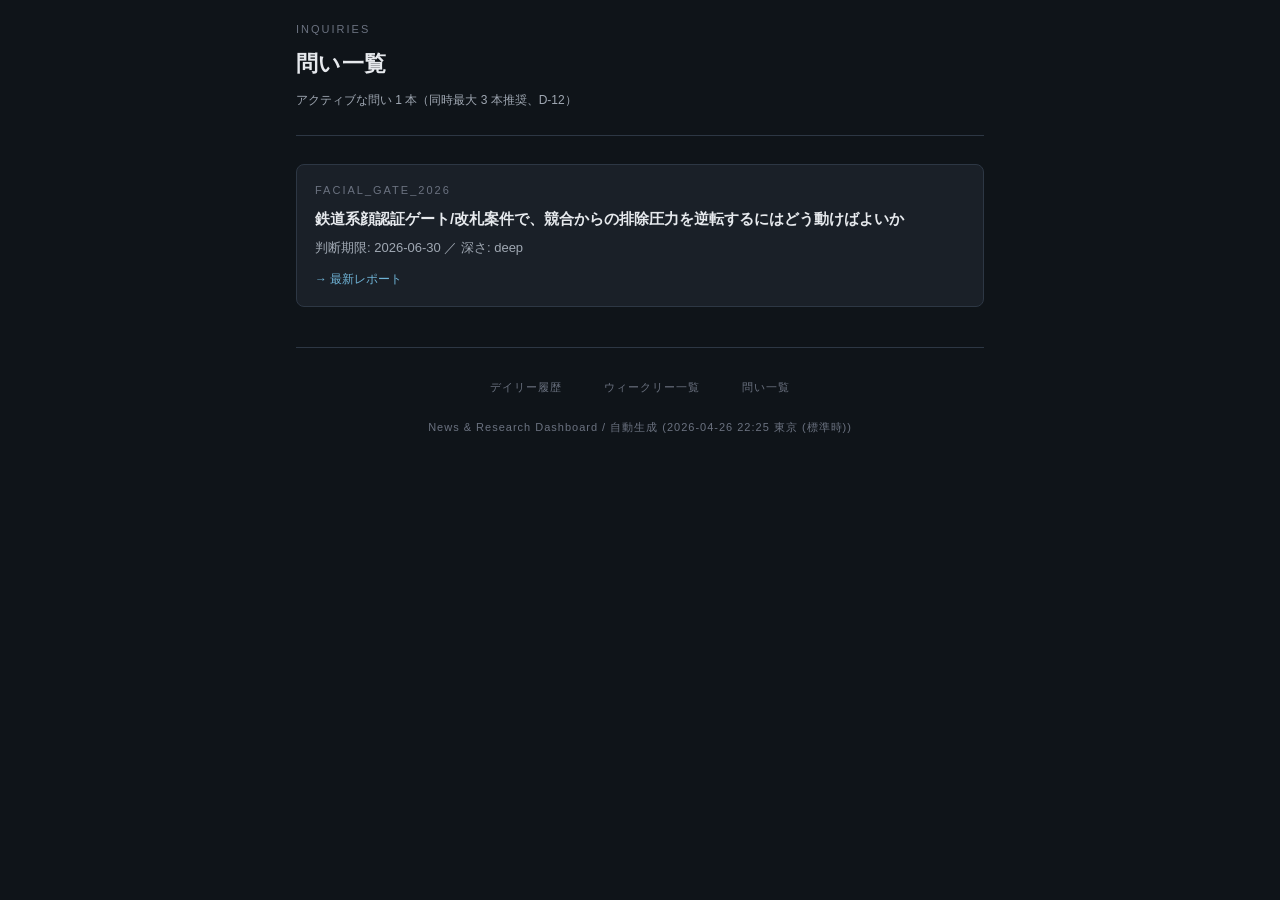
<file: site/inquiries/index.html>
<!DOCTYPE html>
<html lang="ja">
<head>
<meta charset="UTF-8">
<meta name="viewport" content="width=device-width, initial-scale=1.0">
<title>問い一覧 | News & Research Dashboard</title>
<link rel="stylesheet" href="../assets/style.css">
</head>
<body>
<?xml version="1.0" encoding="UTF-8"?>
<!--
  News & Research Dashboard アイコン sprite (D-40 §11.4)
  使用: <svg class="icon"><use href="/assets/icons.svg#icon-vendor"/></svg>
  全アイコン 24x24 viewBox、currentColor で着色（CSS で色制御）。
-->
<svg xmlns="http://www.w3.org/2000/svg" style="display:none" aria-hidden="true">

  <!-- ===== 情報タイプ (5) ===== -->
  <symbol id="icon-vendor" viewBox="0 0 24 24" fill="none" stroke="currentColor" stroke-width="1.6" stroke-linecap="round" stroke-linejoin="round">
    <!-- megaphone -->
    <path d="M3 11v3l9 4V7L3 11Z"/>
    <path d="M14 8.5v7"/>
    <path d="M18 9c1 .8 1 5.2 0 6"/>
  </symbol>
  <symbol id="icon-case" viewBox="0 0 24 24" fill="none" stroke="currentColor" stroke-width="1.6" stroke-linecap="round" stroke-linejoin="round">
    <!-- check in circle -->
    <circle cx="12" cy="12" r="9"/>
    <path d="M8 12.5l3 3 5-6"/>
  </symbol>
  <symbol id="icon-failure" viewBox="0 0 24 24" fill="none" stroke="currentColor" stroke-width="1.6" stroke-linecap="round" stroke-linejoin="round">
    <!-- x in circle -->
    <circle cx="12" cy="12" r="9"/>
    <path d="M8.5 8.5l7 7M15.5 8.5l-7 7"/>
  </symbol>
  <symbol id="icon-critic" viewBox="0 0 24 24" fill="none" stroke="currentColor" stroke-width="1.6" stroke-linecap="round" stroke-linejoin="round">
    <!-- exclamation triangle -->
    <path d="M12 3.5L21.5 20H2.5L12 3.5Z"/>
    <path d="M12 10v4.5"/>
    <circle cx="12" cy="17" r=".8" fill="currentColor"/>
  </symbol>
  <symbol id="icon-analysis" viewBox="0 0 24 24" fill="none" stroke="currentColor" stroke-width="1.6" stroke-linecap="round" stroke-linejoin="round">
    <!-- bar chart -->
    <path d="M5 19V11M10 19V6M15 19V14M20 19V9"/>
    <path d="M3 21h18"/>
  </symbol>

  <!-- ===== 重要度 (3) ===== -->
  <symbol id="icon-importance-high" viewBox="0 0 24 24">
    <circle cx="12" cy="12" r="6" fill="currentColor"/>
  </symbol>
  <symbol id="icon-importance-mid" viewBox="0 0 24 24" fill="none" stroke="currentColor" stroke-width="1.8">
    <circle cx="12" cy="12" r="6"/>
    <path d="M12 6 A6 6 0 0 1 12 18 Z" fill="currentColor"/>
  </symbol>
  <symbol id="icon-importance-low" viewBox="0 0 24 24" fill="none" stroke="currentColor" stroke-width="1.8">
    <circle cx="12" cy="12" r="6"/>
  </symbol>

  <!-- ===== レイヤー (4) — ドット数で深度を示す ===== -->
  <symbol id="icon-layer-l1" viewBox="0 0 24 24">
    <circle cx="12" cy="12" r="2.4" fill="currentColor"/>
  </symbol>
  <symbol id="icon-layer-l2" viewBox="0 0 24 24">
    <circle cx="8" cy="12" r="2.2" fill="currentColor"/>
    <circle cx="16" cy="12" r="2.2" fill="currentColor"/>
  </symbol>
  <symbol id="icon-layer-l3" viewBox="0 0 24 24">
    <circle cx="6" cy="12" r="2" fill="currentColor"/>
    <circle cx="12" cy="12" r="2" fill="currentColor"/>
    <circle cx="18" cy="12" r="2" fill="currentColor"/>
  </symbol>
  <symbol id="icon-layer-l4" viewBox="0 0 24 24">
    <circle cx="5" cy="12" r="1.8" fill="currentColor"/>
    <circle cx="10" cy="12" r="1.8" fill="currentColor"/>
    <circle cx="15" cy="12" r="1.8" fill="currentColor"/>
    <circle cx="20" cy="12" r="1.8" fill="currentColor"/>
  </symbol>

  <!-- ===== カードセクション (3) — fact / context / impact ===== -->
  <symbol id="icon-section-fact" viewBox="0 0 24 24" fill="none" stroke="currentColor" stroke-width="1.6" stroke-linecap="round" stroke-linejoin="round">
    <!-- document with lines -->
    <path d="M6 3h9l3 3v15H6Z"/>
    <path d="M15 3v3h3"/>
    <path d="M9 12h6M9 15h6M9 18h4"/>
  </symbol>
  <symbol id="icon-section-context" viewBox="0 0 24 24" fill="none" stroke="currentColor" stroke-width="1.6" stroke-linecap="round" stroke-linejoin="round">
    <!-- compass -->
    <circle cx="12" cy="12" r="9"/>
    <path d="M9 15 L13 13 L15 9 L11 11 Z" fill="currentColor"/>
  </symbol>
  <symbol id="icon-section-impact" viewBox="0 0 24 24" fill="none" stroke="currentColor" stroke-width="1.6" stroke-linecap="round" stroke-linejoin="round">
    <!-- target -->
    <circle cx="12" cy="12" r="9"/>
    <circle cx="12" cy="12" r="5"/>
    <circle cx="12" cy="12" r="1.5" fill="currentColor"/>
  </symbol>

  <!-- ===== レンズ (6) — Part 2 で使う社会構造レンズ、ウィークリー archive bage 用 ===== -->
  <symbol id="icon-lens-labor" viewBox="0 0 24 24" fill="none" stroke="currentColor" stroke-width="1.6" stroke-linecap="round" stroke-linejoin="round">
    <!-- briefcase -->
    <path d="M4 8h16v11H4Z"/>
    <path d="M9 8V5h6v3"/>
    <path d="M4 13h16"/>
  </symbol>
  <symbol id="icon-lens-privacy" viewBox="0 0 24 24" fill="none" stroke="currentColor" stroke-width="1.6" stroke-linecap="round" stroke-linejoin="round">
    <!-- shield -->
    <path d="M12 3 L20 6v6c0 5-4 8-8 9-4-1-8-4-8-9V6Z"/>
  </symbol>
  <symbol id="icon-lens-power" viewBox="0 0 24 24" fill="none" stroke="currentColor" stroke-width="1.6" stroke-linecap="round" stroke-linejoin="round">
    <!-- crown -->
    <path d="M3 17h18l-2-9-4 4-3-7-3 7-4-4Z"/>
  </symbol>
  <symbol id="icon-lens-knowledge" viewBox="0 0 24 24" fill="none" stroke="currentColor" stroke-width="1.6" stroke-linecap="round" stroke-linejoin="round">
    <!-- open book -->
    <path d="M12 5C9 4 5 4 3 5v14c2-1 6-1 9 0"/>
    <path d="M12 5c3-1 7-1 9 0v14c-2-1-6-1-9 0"/>
    <path d="M12 5v14"/>
  </symbol>
  <symbol id="icon-lens-generation" viewBox="0 0 24 24" fill="none" stroke="currentColor" stroke-width="1.6" stroke-linecap="round" stroke-linejoin="round">
    <!-- hourglass -->
    <path d="M6 3h12M6 21h12"/>
    <path d="M6 3v3l6 6 6-6V3"/>
    <path d="M6 21v-3l6-6 6 6v3"/>
  </symbol>
  <symbol id="icon-lens-ethics" viewBox="0 0 24 24" fill="none" stroke="currentColor" stroke-width="1.6" stroke-linecap="round" stroke-linejoin="round">
    <!-- balance scale -->
    <path d="M12 4v16"/>
    <path d="M5 20h14"/>
    <path d="M5 11l3-7 3 7"/>
    <path d="M13 11l3-7 3 7"/>
  </symbol>

  <!-- ===== トピック (4) ===== -->
  <symbol id="icon-topic-ai-agents" viewBox="0 0 24 24" fill="none" stroke="currentColor" stroke-width="1.6" stroke-linecap="round" stroke-linejoin="round">
    <!-- agent: hex with center -->
    <path d="M12 2 L20.5 7 L20.5 17 L12 22 L3.5 17 L3.5 7 Z"/>
    <circle cx="12" cy="12" r="2.2" fill="currentColor"/>
  </symbol>
  <symbol id="icon-topic-automation" viewBox="0 0 24 24" fill="none" stroke="currentColor" stroke-width="1.6" stroke-linecap="round" stroke-linejoin="round">
    <!-- gear -->
    <circle cx="12" cy="12" r="3.2"/>
    <path d="M12 3 v3 M12 18 v3 M3 12 h3 M18 12 h3 M5.5 5.5 L7.5 7.5 M16.5 16.5 L18.5 18.5 M5.5 18.5 L7.5 16.5 M16.5 7.5 L18.5 5.5"/>
  </symbol>
  <symbol id="icon-topic-dx-cases" viewBox="0 0 24 24" fill="none" stroke="currentColor" stroke-width="1.6" stroke-linecap="round" stroke-linejoin="round">
    <!-- building -->
    <path d="M5 21V6l7-3 7 3v15"/>
    <path d="M5 21h14"/>
    <path d="M9 9h2M13 9h2M9 13h2M13 13h2M9 17h2M13 17h2"/>
  </symbol>
  <symbol id="icon-topic-other" viewBox="0 0 24 24">
    <!-- horizontal dots -->
    <circle cx="6" cy="12" r="2" fill="currentColor"/>
    <circle cx="12" cy="12" r="2" fill="currentColor"/>
    <circle cx="18" cy="12" r="2" fill="currentColor"/>
  </symbol>

</svg>


<div class="container">
<header>
  <div class="date-label">INQUIRIES</div>
  <h1>問い一覧</h1>
  <div class="meta">アクティブな問い 1 本（同時最大 3 本推奨、D-12）</div>
</header>

<a class="archive-list-item" href="facial_gate_2026/latest.html">
  <div class="archive-week-label">facial_gate_2026</div>
  <div class="archive-theme-title">鉄道系顔認証ゲート/改札案件で、競合からの排除圧力を逆転するにはどう動けばよいか</div>
  <p class="archive-summary-excerpt">
    判断期限: 2026-06-30 ／ 深さ: deep
  </p>
  <div class="archive-cta">→ 最新レポート</div>
</a>

<footer>
  <nav class="footer-nav">
    <a href="../daily/archive/">デイリー履歴</a>
    <a href="../weekly/">ウィークリー一覧</a>
    <a href="../inquiries/">問い一覧</a>
  </nav>
  <div>News &amp; Research Dashboard / 自動生成 (2026-04-26 22:25 東京 (標準時))</div>
</footer>

</div>
<script src="../assets/filter.js"></script>
</body>
</html>
</file>
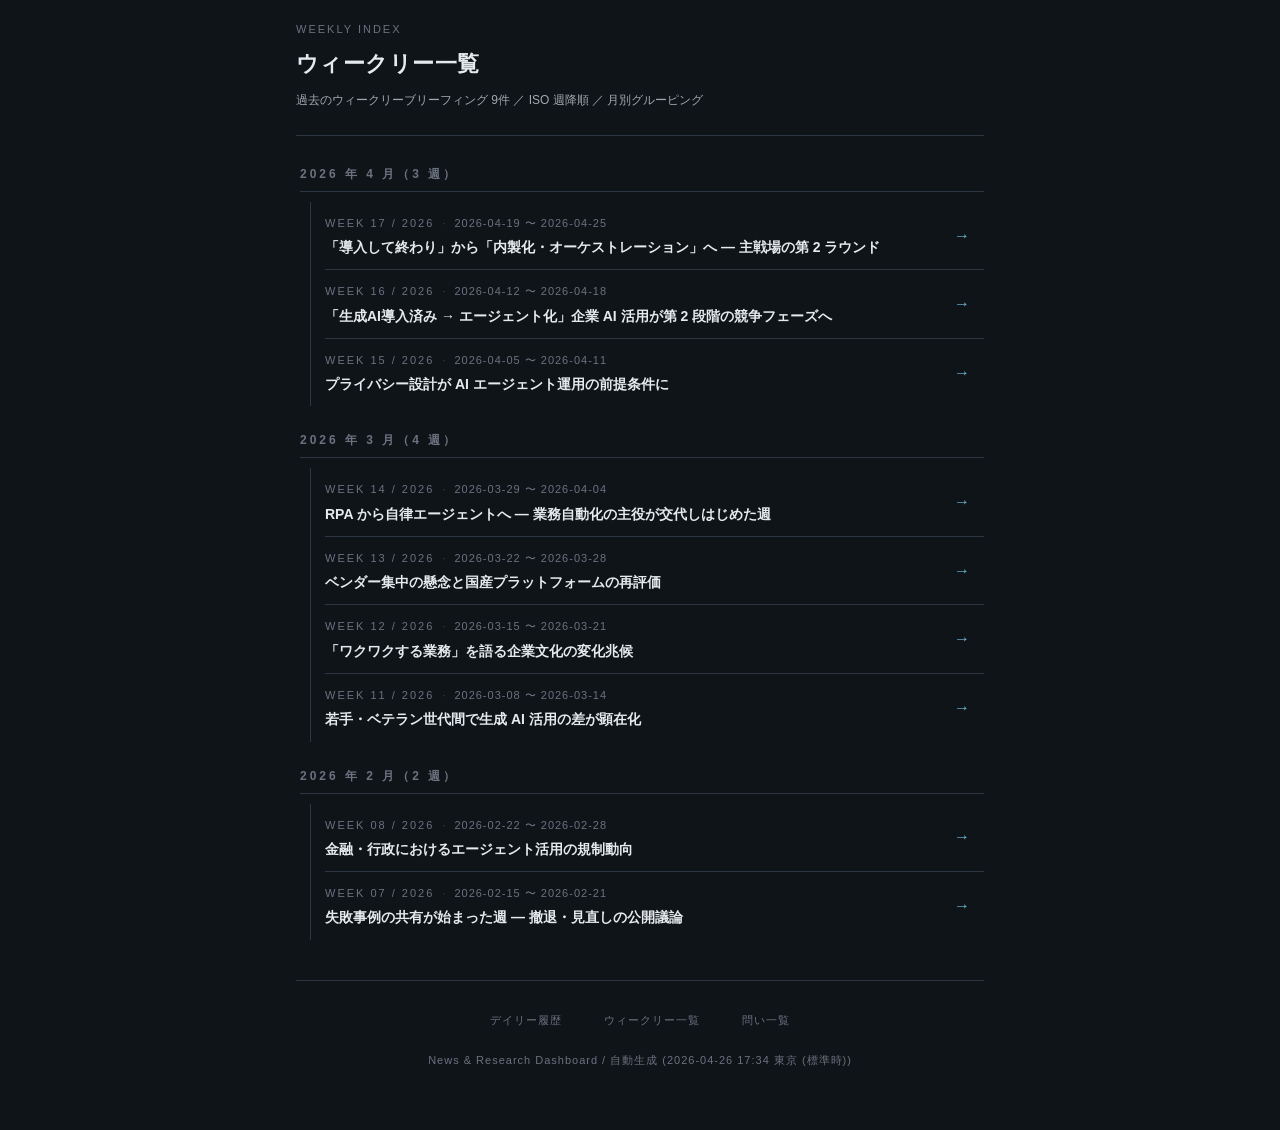
<file: site/weekly/index.html>
<!DOCTYPE html>
<html lang="ja">
<head>
<meta charset="UTF-8">
<meta name="viewport" content="width=device-width, initial-scale=1.0">
<title>ウィークリー一覧 | News & Research Dashboard</title>
<link rel="stylesheet" href="../assets/style.css">
</head>
<body>
<?xml version="1.0" encoding="UTF-8"?>
<!--
  News & Research Dashboard アイコン sprite (D-40 §11.4)
  使用: <svg class="icon"><use href="/assets/icons.svg#icon-vendor"/></svg>
  全アイコン 24x24 viewBox、currentColor で着色（CSS で色制御）。
-->
<svg xmlns="http://www.w3.org/2000/svg" style="display:none" aria-hidden="true">

  <!-- ===== 情報タイプ (5) ===== -->
  <symbol id="icon-vendor" viewBox="0 0 24 24" fill="none" stroke="currentColor" stroke-width="1.6" stroke-linecap="round" stroke-linejoin="round">
    <!-- megaphone -->
    <path d="M3 11v3l9 4V7L3 11Z"/>
    <path d="M14 8.5v7"/>
    <path d="M18 9c1 .8 1 5.2 0 6"/>
  </symbol>
  <symbol id="icon-case" viewBox="0 0 24 24" fill="none" stroke="currentColor" stroke-width="1.6" stroke-linecap="round" stroke-linejoin="round">
    <!-- check in circle -->
    <circle cx="12" cy="12" r="9"/>
    <path d="M8 12.5l3 3 5-6"/>
  </symbol>
  <symbol id="icon-failure" viewBox="0 0 24 24" fill="none" stroke="currentColor" stroke-width="1.6" stroke-linecap="round" stroke-linejoin="round">
    <!-- x in circle -->
    <circle cx="12" cy="12" r="9"/>
    <path d="M8.5 8.5l7 7M15.5 8.5l-7 7"/>
  </symbol>
  <symbol id="icon-critic" viewBox="0 0 24 24" fill="none" stroke="currentColor" stroke-width="1.6" stroke-linecap="round" stroke-linejoin="round">
    <!-- exclamation triangle -->
    <path d="M12 3.5L21.5 20H2.5L12 3.5Z"/>
    <path d="M12 10v4.5"/>
    <circle cx="12" cy="17" r=".8" fill="currentColor"/>
  </symbol>
  <symbol id="icon-analysis" viewBox="0 0 24 24" fill="none" stroke="currentColor" stroke-width="1.6" stroke-linecap="round" stroke-linejoin="round">
    <!-- bar chart -->
    <path d="M5 19V11M10 19V6M15 19V14M20 19V9"/>
    <path d="M3 21h18"/>
  </symbol>

  <!-- ===== 重要度 (3) ===== -->
  <symbol id="icon-importance-high" viewBox="0 0 24 24">
    <circle cx="12" cy="12" r="6" fill="currentColor"/>
  </symbol>
  <symbol id="icon-importance-mid" viewBox="0 0 24 24" fill="none" stroke="currentColor" stroke-width="1.8">
    <circle cx="12" cy="12" r="6"/>
    <path d="M12 6 A6 6 0 0 1 12 18 Z" fill="currentColor"/>
  </symbol>
  <symbol id="icon-importance-low" viewBox="0 0 24 24" fill="none" stroke="currentColor" stroke-width="1.8">
    <circle cx="12" cy="12" r="6"/>
  </symbol>

  <!-- ===== レイヤー (4) — ドット数で深度を示す ===== -->
  <symbol id="icon-layer-l1" viewBox="0 0 24 24">
    <circle cx="12" cy="12" r="2.4" fill="currentColor"/>
  </symbol>
  <symbol id="icon-layer-l2" viewBox="0 0 24 24">
    <circle cx="8" cy="12" r="2.2" fill="currentColor"/>
    <circle cx="16" cy="12" r="2.2" fill="currentColor"/>
  </symbol>
  <symbol id="icon-layer-l3" viewBox="0 0 24 24">
    <circle cx="6" cy="12" r="2" fill="currentColor"/>
    <circle cx="12" cy="12" r="2" fill="currentColor"/>
    <circle cx="18" cy="12" r="2" fill="currentColor"/>
  </symbol>
  <symbol id="icon-layer-l4" viewBox="0 0 24 24">
    <circle cx="5" cy="12" r="1.8" fill="currentColor"/>
    <circle cx="10" cy="12" r="1.8" fill="currentColor"/>
    <circle cx="15" cy="12" r="1.8" fill="currentColor"/>
    <circle cx="20" cy="12" r="1.8" fill="currentColor"/>
  </symbol>

  <!-- ===== カードセクション (3) — fact / context / impact ===== -->
  <symbol id="icon-section-fact" viewBox="0 0 24 24" fill="none" stroke="currentColor" stroke-width="1.6" stroke-linecap="round" stroke-linejoin="round">
    <!-- document with lines -->
    <path d="M6 3h9l3 3v15H6Z"/>
    <path d="M15 3v3h3"/>
    <path d="M9 12h6M9 15h6M9 18h4"/>
  </symbol>
  <symbol id="icon-section-context" viewBox="0 0 24 24" fill="none" stroke="currentColor" stroke-width="1.6" stroke-linecap="round" stroke-linejoin="round">
    <!-- compass -->
    <circle cx="12" cy="12" r="9"/>
    <path d="M9 15 L13 13 L15 9 L11 11 Z" fill="currentColor"/>
  </symbol>
  <symbol id="icon-section-impact" viewBox="0 0 24 24" fill="none" stroke="currentColor" stroke-width="1.6" stroke-linecap="round" stroke-linejoin="round">
    <!-- target -->
    <circle cx="12" cy="12" r="9"/>
    <circle cx="12" cy="12" r="5"/>
    <circle cx="12" cy="12" r="1.5" fill="currentColor"/>
  </symbol>

  <!-- ===== レンズ (6) — Part 2 で使う社会構造レンズ、ウィークリー archive bage 用 ===== -->
  <symbol id="icon-lens-labor" viewBox="0 0 24 24" fill="none" stroke="currentColor" stroke-width="1.6" stroke-linecap="round" stroke-linejoin="round">
    <!-- briefcase -->
    <path d="M4 8h16v11H4Z"/>
    <path d="M9 8V5h6v3"/>
    <path d="M4 13h16"/>
  </symbol>
  <symbol id="icon-lens-privacy" viewBox="0 0 24 24" fill="none" stroke="currentColor" stroke-width="1.6" stroke-linecap="round" stroke-linejoin="round">
    <!-- shield -->
    <path d="M12 3 L20 6v6c0 5-4 8-8 9-4-1-8-4-8-9V6Z"/>
  </symbol>
  <symbol id="icon-lens-power" viewBox="0 0 24 24" fill="none" stroke="currentColor" stroke-width="1.6" stroke-linecap="round" stroke-linejoin="round">
    <!-- crown -->
    <path d="M3 17h18l-2-9-4 4-3-7-3 7-4-4Z"/>
  </symbol>
  <symbol id="icon-lens-knowledge" viewBox="0 0 24 24" fill="none" stroke="currentColor" stroke-width="1.6" stroke-linecap="round" stroke-linejoin="round">
    <!-- open book -->
    <path d="M12 5C9 4 5 4 3 5v14c2-1 6-1 9 0"/>
    <path d="M12 5c3-1 7-1 9 0v14c-2-1-6-1-9 0"/>
    <path d="M12 5v14"/>
  </symbol>
  <symbol id="icon-lens-generation" viewBox="0 0 24 24" fill="none" stroke="currentColor" stroke-width="1.6" stroke-linecap="round" stroke-linejoin="round">
    <!-- hourglass -->
    <path d="M6 3h12M6 21h12"/>
    <path d="M6 3v3l6 6 6-6V3"/>
    <path d="M6 21v-3l6-6 6 6v3"/>
  </symbol>
  <symbol id="icon-lens-ethics" viewBox="0 0 24 24" fill="none" stroke="currentColor" stroke-width="1.6" stroke-linecap="round" stroke-linejoin="round">
    <!-- balance scale -->
    <path d="M12 4v16"/>
    <path d="M5 20h14"/>
    <path d="M5 11l3-7 3 7"/>
    <path d="M13 11l3-7 3 7"/>
  </symbol>

  <!-- ===== トピック (4) ===== -->
  <symbol id="icon-topic-ai-agents" viewBox="0 0 24 24" fill="none" stroke="currentColor" stroke-width="1.6" stroke-linecap="round" stroke-linejoin="round">
    <!-- agent: hex with center -->
    <path d="M12 2 L20.5 7 L20.5 17 L12 22 L3.5 17 L3.5 7 Z"/>
    <circle cx="12" cy="12" r="2.2" fill="currentColor"/>
  </symbol>
  <symbol id="icon-topic-automation" viewBox="0 0 24 24" fill="none" stroke="currentColor" stroke-width="1.6" stroke-linecap="round" stroke-linejoin="round">
    <!-- gear -->
    <circle cx="12" cy="12" r="3.2"/>
    <path d="M12 3 v3 M12 18 v3 M3 12 h3 M18 12 h3 M5.5 5.5 L7.5 7.5 M16.5 16.5 L18.5 18.5 M5.5 18.5 L7.5 16.5 M16.5 7.5 L18.5 5.5"/>
  </symbol>
  <symbol id="icon-topic-dx-cases" viewBox="0 0 24 24" fill="none" stroke="currentColor" stroke-width="1.6" stroke-linecap="round" stroke-linejoin="round">
    <!-- building -->
    <path d="M5 21V6l7-3 7 3v15"/>
    <path d="M5 21h14"/>
    <path d="M9 9h2M13 9h2M9 13h2M13 13h2M9 17h2M13 17h2"/>
  </symbol>
  <symbol id="icon-topic-other" viewBox="0 0 24 24">
    <!-- horizontal dots -->
    <circle cx="6" cy="12" r="2" fill="currentColor"/>
    <circle cx="12" cy="12" r="2" fill="currentColor"/>
    <circle cx="18" cy="12" r="2" fill="currentColor"/>
  </symbol>

</svg>


<div class="container">
<header>
  <div class="date-label">WEEKLY INDEX</div>
  <h1>ウィークリー一覧</h1>
  <div class="meta">過去のウィークリーブリーフィング 9件 ／ ISO 週降順 ／ 月別グルーピング</div>
</header>

<div class="month-section">
  <div class="month-header">2026 年 4 月（3 週）</div>
  <div class="month-items">
    <a class="archive-list-item archive-compact" href="weekly/2026-W17.html">  <div class="archive-meta-row">
    <span class="archive-week-label">WEEK 17 / 2026</span>
    <span class="archive-meta-sep">·</span>
    <span class="archive-date-range">2026-04-19 〜 2026-04-25</span>
  </div>
  <div class="archive-theme-title">「導入して終わり」から「内製化・オーケストレーション」へ — 主戦場の第 2 ラウンド</div>
  <div class="archive-cta">→</div></a>
    <a class="archive-list-item archive-compact" href="weekly/2026-W16.html">  <div class="archive-meta-row">
    <span class="archive-week-label">WEEK 16 / 2026</span>
    <span class="archive-meta-sep">·</span>
    <span class="archive-date-range">2026-04-12 〜 2026-04-18</span>
  </div>
  <div class="archive-theme-title">「生成AI導入済み → エージェント化」企業 AI 活用が第 2 段階の競争フェーズへ</div>
  <div class="archive-cta">→</div></a>
    <a class="archive-list-item archive-compact" href="weekly/2026-W15.html">  <div class="archive-meta-row">
    <span class="archive-week-label">WEEK 15 / 2026</span>
    <span class="archive-meta-sep">·</span>
    <span class="archive-date-range">2026-04-05 〜 2026-04-11</span>
  </div>
  <div class="archive-theme-title">プライバシー設計が AI エージェント運用の前提条件に</div>
  <div class="archive-cta">→</div></a>
  </div>
</div>
<div class="month-section">
  <div class="month-header">2026 年 3 月（4 週）</div>
  <div class="month-items">
    <a class="archive-list-item archive-compact" href="weekly/2026-W14.html">  <div class="archive-meta-row">
    <span class="archive-week-label">WEEK 14 / 2026</span>
    <span class="archive-meta-sep">·</span>
    <span class="archive-date-range">2026-03-29 〜 2026-04-04</span>
  </div>
  <div class="archive-theme-title">RPA から自律エージェントへ — 業務自動化の主役が交代しはじめた週</div>
  <div class="archive-cta">→</div></a>
    <a class="archive-list-item archive-compact" href="weekly/2026-W13.html">  <div class="archive-meta-row">
    <span class="archive-week-label">WEEK 13 / 2026</span>
    <span class="archive-meta-sep">·</span>
    <span class="archive-date-range">2026-03-22 〜 2026-03-28</span>
  </div>
  <div class="archive-theme-title">ベンダー集中の懸念と国産プラットフォームの再評価</div>
  <div class="archive-cta">→</div></a>
    <a class="archive-list-item archive-compact" href="weekly/2026-W12.html">  <div class="archive-meta-row">
    <span class="archive-week-label">WEEK 12 / 2026</span>
    <span class="archive-meta-sep">·</span>
    <span class="archive-date-range">2026-03-15 〜 2026-03-21</span>
  </div>
  <div class="archive-theme-title">「ワクワクする業務」を語る企業文化の変化兆候</div>
  <div class="archive-cta">→</div></a>
    <a class="archive-list-item archive-compact" href="weekly/2026-W11.html">  <div class="archive-meta-row">
    <span class="archive-week-label">WEEK 11 / 2026</span>
    <span class="archive-meta-sep">·</span>
    <span class="archive-date-range">2026-03-08 〜 2026-03-14</span>
  </div>
  <div class="archive-theme-title">若手・ベテラン世代間で生成 AI 活用の差が顕在化</div>
  <div class="archive-cta">→</div></a>
  </div>
</div>
<div class="month-section">
  <div class="month-header">2026 年 2 月（2 週）</div>
  <div class="month-items">
    <a class="archive-list-item archive-compact" href="weekly/2026-W08.html">  <div class="archive-meta-row">
    <span class="archive-week-label">WEEK 08 / 2026</span>
    <span class="archive-meta-sep">·</span>
    <span class="archive-date-range">2026-02-22 〜 2026-02-28</span>
  </div>
  <div class="archive-theme-title">金融・行政におけるエージェント活用の規制動向</div>
  <div class="archive-cta">→</div></a>
    <a class="archive-list-item archive-compact" href="weekly/2026-W07.html">  <div class="archive-meta-row">
    <span class="archive-week-label">WEEK 07 / 2026</span>
    <span class="archive-meta-sep">·</span>
    <span class="archive-date-range">2026-02-15 〜 2026-02-21</span>
  </div>
  <div class="archive-theme-title">失敗事例の共有が始まった週 — 撤退・見直しの公開議論</div>
  <div class="archive-cta">→</div></a>
  </div>
</div>

<footer>
  <nav class="footer-nav">
    <a href="../daily/archive/">デイリー履歴</a>
    <a href="../weekly/">ウィークリー一覧</a>
    <a href="../inquiries/">問い一覧</a>
  </nav>
  <div>News &amp; Research Dashboard / 自動生成 (2026-04-26 17:34 東京 (標準時))</div>
</footer>

</div>
<script src="../assets/filter.js"></script>
</body>
</html>
</file>
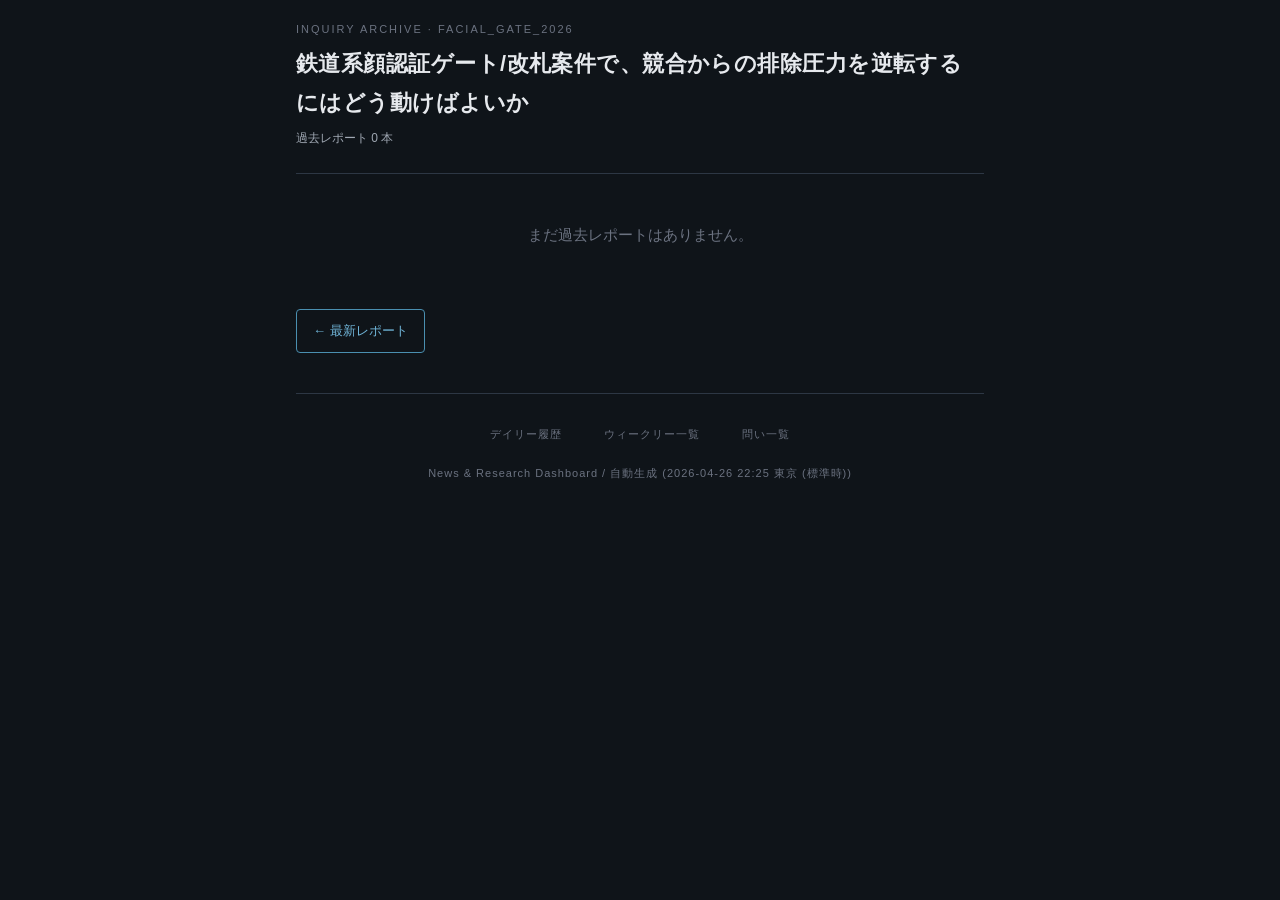
<file: site/inquiries/facial_gate_2026/archive.html>
<!DOCTYPE html>
<html lang="ja">
<head>
<meta charset="UTF-8">
<meta name="viewport" content="width=device-width, initial-scale=1.0">
<title>facial_gate_2026 過去レポート | News & Research Dashboard</title>
<link rel="stylesheet" href="../../assets/style.css">
</head>
<body>
<?xml version="1.0" encoding="UTF-8"?>
<!--
  News & Research Dashboard アイコン sprite (D-40 §11.4)
  使用: <svg class="icon"><use href="/assets/icons.svg#icon-vendor"/></svg>
  全アイコン 24x24 viewBox、currentColor で着色（CSS で色制御）。
-->
<svg xmlns="http://www.w3.org/2000/svg" style="display:none" aria-hidden="true">

  <!-- ===== 情報タイプ (5) ===== -->
  <symbol id="icon-vendor" viewBox="0 0 24 24" fill="none" stroke="currentColor" stroke-width="1.6" stroke-linecap="round" stroke-linejoin="round">
    <!-- megaphone -->
    <path d="M3 11v3l9 4V7L3 11Z"/>
    <path d="M14 8.5v7"/>
    <path d="M18 9c1 .8 1 5.2 0 6"/>
  </symbol>
  <symbol id="icon-case" viewBox="0 0 24 24" fill="none" stroke="currentColor" stroke-width="1.6" stroke-linecap="round" stroke-linejoin="round">
    <!-- check in circle -->
    <circle cx="12" cy="12" r="9"/>
    <path d="M8 12.5l3 3 5-6"/>
  </symbol>
  <symbol id="icon-failure" viewBox="0 0 24 24" fill="none" stroke="currentColor" stroke-width="1.6" stroke-linecap="round" stroke-linejoin="round">
    <!-- x in circle -->
    <circle cx="12" cy="12" r="9"/>
    <path d="M8.5 8.5l7 7M15.5 8.5l-7 7"/>
  </symbol>
  <symbol id="icon-critic" viewBox="0 0 24 24" fill="none" stroke="currentColor" stroke-width="1.6" stroke-linecap="round" stroke-linejoin="round">
    <!-- exclamation triangle -->
    <path d="M12 3.5L21.5 20H2.5L12 3.5Z"/>
    <path d="M12 10v4.5"/>
    <circle cx="12" cy="17" r=".8" fill="currentColor"/>
  </symbol>
  <symbol id="icon-analysis" viewBox="0 0 24 24" fill="none" stroke="currentColor" stroke-width="1.6" stroke-linecap="round" stroke-linejoin="round">
    <!-- bar chart -->
    <path d="M5 19V11M10 19V6M15 19V14M20 19V9"/>
    <path d="M3 21h18"/>
  </symbol>

  <!-- ===== 重要度 (3) ===== -->
  <symbol id="icon-importance-high" viewBox="0 0 24 24">
    <circle cx="12" cy="12" r="6" fill="currentColor"/>
  </symbol>
  <symbol id="icon-importance-mid" viewBox="0 0 24 24" fill="none" stroke="currentColor" stroke-width="1.8">
    <circle cx="12" cy="12" r="6"/>
    <path d="M12 6 A6 6 0 0 1 12 18 Z" fill="currentColor"/>
  </symbol>
  <symbol id="icon-importance-low" viewBox="0 0 24 24" fill="none" stroke="currentColor" stroke-width="1.8">
    <circle cx="12" cy="12" r="6"/>
  </symbol>

  <!-- ===== レイヤー (4) — ドット数で深度を示す ===== -->
  <symbol id="icon-layer-l1" viewBox="0 0 24 24">
    <circle cx="12" cy="12" r="2.4" fill="currentColor"/>
  </symbol>
  <symbol id="icon-layer-l2" viewBox="0 0 24 24">
    <circle cx="8" cy="12" r="2.2" fill="currentColor"/>
    <circle cx="16" cy="12" r="2.2" fill="currentColor"/>
  </symbol>
  <symbol id="icon-layer-l3" viewBox="0 0 24 24">
    <circle cx="6" cy="12" r="2" fill="currentColor"/>
    <circle cx="12" cy="12" r="2" fill="currentColor"/>
    <circle cx="18" cy="12" r="2" fill="currentColor"/>
  </symbol>
  <symbol id="icon-layer-l4" viewBox="0 0 24 24">
    <circle cx="5" cy="12" r="1.8" fill="currentColor"/>
    <circle cx="10" cy="12" r="1.8" fill="currentColor"/>
    <circle cx="15" cy="12" r="1.8" fill="currentColor"/>
    <circle cx="20" cy="12" r="1.8" fill="currentColor"/>
  </symbol>

  <!-- ===== カードセクション (3) — fact / context / impact ===== -->
  <symbol id="icon-section-fact" viewBox="0 0 24 24" fill="none" stroke="currentColor" stroke-width="1.6" stroke-linecap="round" stroke-linejoin="round">
    <!-- document with lines -->
    <path d="M6 3h9l3 3v15H6Z"/>
    <path d="M15 3v3h3"/>
    <path d="M9 12h6M9 15h6M9 18h4"/>
  </symbol>
  <symbol id="icon-section-context" viewBox="0 0 24 24" fill="none" stroke="currentColor" stroke-width="1.6" stroke-linecap="round" stroke-linejoin="round">
    <!-- compass -->
    <circle cx="12" cy="12" r="9"/>
    <path d="M9 15 L13 13 L15 9 L11 11 Z" fill="currentColor"/>
  </symbol>
  <symbol id="icon-section-impact" viewBox="0 0 24 24" fill="none" stroke="currentColor" stroke-width="1.6" stroke-linecap="round" stroke-linejoin="round">
    <!-- target -->
    <circle cx="12" cy="12" r="9"/>
    <circle cx="12" cy="12" r="5"/>
    <circle cx="12" cy="12" r="1.5" fill="currentColor"/>
  </symbol>

  <!-- ===== レンズ (6) — Part 2 で使う社会構造レンズ、ウィークリー archive bage 用 ===== -->
  <symbol id="icon-lens-labor" viewBox="0 0 24 24" fill="none" stroke="currentColor" stroke-width="1.6" stroke-linecap="round" stroke-linejoin="round">
    <!-- briefcase -->
    <path d="M4 8h16v11H4Z"/>
    <path d="M9 8V5h6v3"/>
    <path d="M4 13h16"/>
  </symbol>
  <symbol id="icon-lens-privacy" viewBox="0 0 24 24" fill="none" stroke="currentColor" stroke-width="1.6" stroke-linecap="round" stroke-linejoin="round">
    <!-- shield -->
    <path d="M12 3 L20 6v6c0 5-4 8-8 9-4-1-8-4-8-9V6Z"/>
  </symbol>
  <symbol id="icon-lens-power" viewBox="0 0 24 24" fill="none" stroke="currentColor" stroke-width="1.6" stroke-linecap="round" stroke-linejoin="round">
    <!-- crown -->
    <path d="M3 17h18l-2-9-4 4-3-7-3 7-4-4Z"/>
  </symbol>
  <symbol id="icon-lens-knowledge" viewBox="0 0 24 24" fill="none" stroke="currentColor" stroke-width="1.6" stroke-linecap="round" stroke-linejoin="round">
    <!-- open book -->
    <path d="M12 5C9 4 5 4 3 5v14c2-1 6-1 9 0"/>
    <path d="M12 5c3-1 7-1 9 0v14c-2-1-6-1-9 0"/>
    <path d="M12 5v14"/>
  </symbol>
  <symbol id="icon-lens-generation" viewBox="0 0 24 24" fill="none" stroke="currentColor" stroke-width="1.6" stroke-linecap="round" stroke-linejoin="round">
    <!-- hourglass -->
    <path d="M6 3h12M6 21h12"/>
    <path d="M6 3v3l6 6 6-6V3"/>
    <path d="M6 21v-3l6-6 6 6v3"/>
  </symbol>
  <symbol id="icon-lens-ethics" viewBox="0 0 24 24" fill="none" stroke="currentColor" stroke-width="1.6" stroke-linecap="round" stroke-linejoin="round">
    <!-- balance scale -->
    <path d="M12 4v16"/>
    <path d="M5 20h14"/>
    <path d="M5 11l3-7 3 7"/>
    <path d="M13 11l3-7 3 7"/>
  </symbol>

  <!-- ===== トピック (4) ===== -->
  <symbol id="icon-topic-ai-agents" viewBox="0 0 24 24" fill="none" stroke="currentColor" stroke-width="1.6" stroke-linecap="round" stroke-linejoin="round">
    <!-- agent: hex with center -->
    <path d="M12 2 L20.5 7 L20.5 17 L12 22 L3.5 17 L3.5 7 Z"/>
    <circle cx="12" cy="12" r="2.2" fill="currentColor"/>
  </symbol>
  <symbol id="icon-topic-automation" viewBox="0 0 24 24" fill="none" stroke="currentColor" stroke-width="1.6" stroke-linecap="round" stroke-linejoin="round">
    <!-- gear -->
    <circle cx="12" cy="12" r="3.2"/>
    <path d="M12 3 v3 M12 18 v3 M3 12 h3 M18 12 h3 M5.5 5.5 L7.5 7.5 M16.5 16.5 L18.5 18.5 M5.5 18.5 L7.5 16.5 M16.5 7.5 L18.5 5.5"/>
  </symbol>
  <symbol id="icon-topic-dx-cases" viewBox="0 0 24 24" fill="none" stroke="currentColor" stroke-width="1.6" stroke-linecap="round" stroke-linejoin="round">
    <!-- building -->
    <path d="M5 21V6l7-3 7 3v15"/>
    <path d="M5 21h14"/>
    <path d="M9 9h2M13 9h2M9 13h2M13 13h2M9 17h2M13 17h2"/>
  </symbol>
  <symbol id="icon-topic-other" viewBox="0 0 24 24">
    <!-- horizontal dots -->
    <circle cx="6" cy="12" r="2" fill="currentColor"/>
    <circle cx="12" cy="12" r="2" fill="currentColor"/>
    <circle cx="18" cy="12" r="2" fill="currentColor"/>
  </symbol>

</svg>


<div class="container">
<header>
  <div class="date-label">INQUIRY ARCHIVE · facial_gate_2026</div>
  <h1>鉄道系顔認証ゲート/改札案件で、競合からの排除圧力を逆転するにはどう動けばよいか</h1>
  <div class="meta">過去レポート 0 本</div>
</header>

<p style="color: var(--text-mute); padding: 20px; text-align: center;">
  まだ過去レポートはありません。
</p>

<p style="margin-top: 24px;">
  <a class="external-link" href="latest.html">← 最新レポート</a>
</p>

<footer>
  <nav class="footer-nav">
    <a href="../../daily/archive/">デイリー履歴</a>
    <a href="../../weekly/">ウィークリー一覧</a>
    <a href="../../inquiries/">問い一覧</a>
  </nav>
  <div>News &amp; Research Dashboard / 自動生成 (2026-04-26 22:25 東京 (標準時))</div>
</footer>

</div>
<script src="../../assets/filter.js"></script>
</body>
</html>
</file>
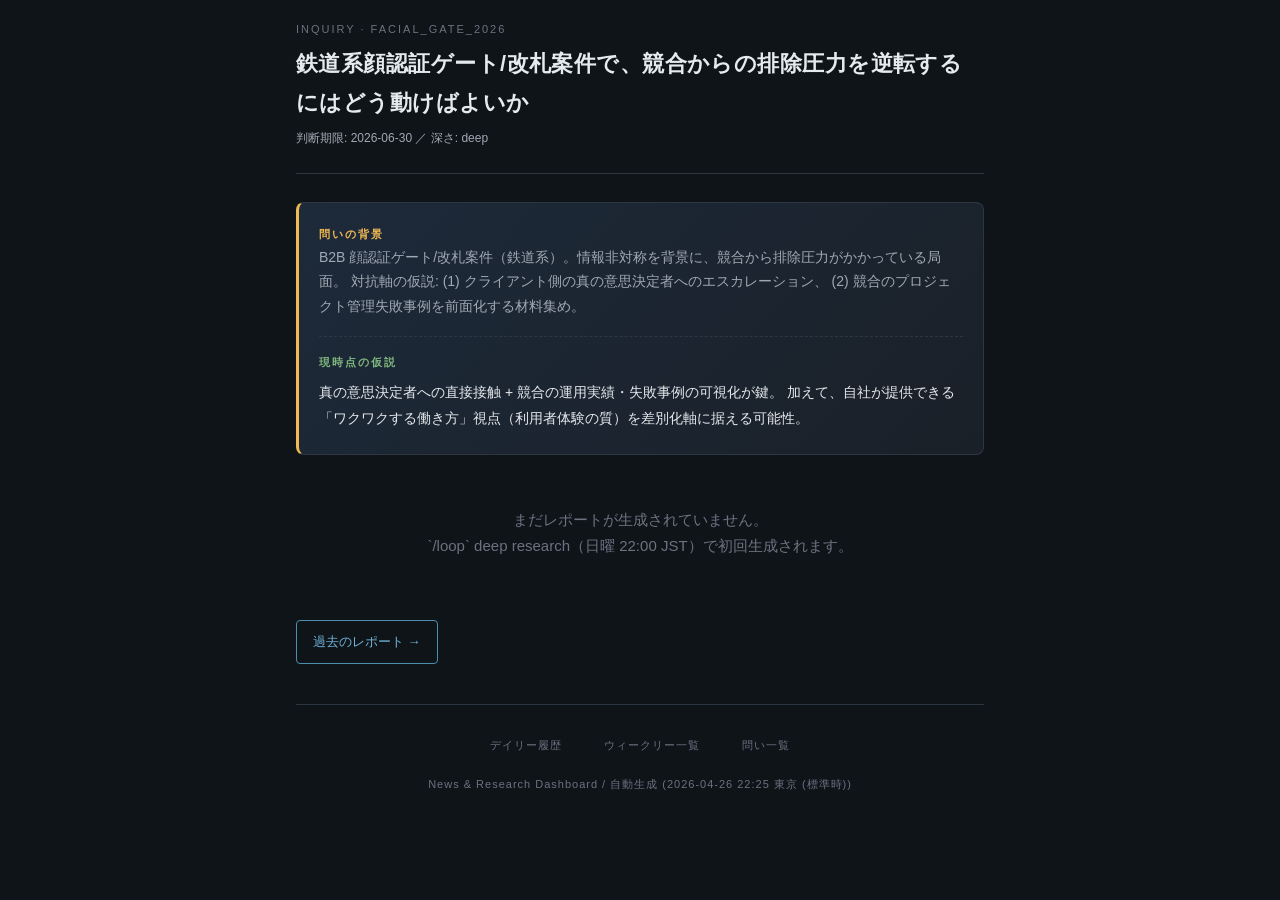
<file: site/inquiries/facial_gate_2026/latest.html>
<!DOCTYPE html>
<html lang="ja">
<head>
<meta charset="UTF-8">
<meta name="viewport" content="width=device-width, initial-scale=1.0">
<title>facial_gate_2026 最新レポート | News & Research Dashboard</title>
<link rel="stylesheet" href="../../assets/style.css">
</head>
<body>
<?xml version="1.0" encoding="UTF-8"?>
<!--
  News & Research Dashboard アイコン sprite (D-40 §11.4)
  使用: <svg class="icon"><use href="/assets/icons.svg#icon-vendor"/></svg>
  全アイコン 24x24 viewBox、currentColor で着色（CSS で色制御）。
-->
<svg xmlns="http://www.w3.org/2000/svg" style="display:none" aria-hidden="true">

  <!-- ===== 情報タイプ (5) ===== -->
  <symbol id="icon-vendor" viewBox="0 0 24 24" fill="none" stroke="currentColor" stroke-width="1.6" stroke-linecap="round" stroke-linejoin="round">
    <!-- megaphone -->
    <path d="M3 11v3l9 4V7L3 11Z"/>
    <path d="M14 8.5v7"/>
    <path d="M18 9c1 .8 1 5.2 0 6"/>
  </symbol>
  <symbol id="icon-case" viewBox="0 0 24 24" fill="none" stroke="currentColor" stroke-width="1.6" stroke-linecap="round" stroke-linejoin="round">
    <!-- check in circle -->
    <circle cx="12" cy="12" r="9"/>
    <path d="M8 12.5l3 3 5-6"/>
  </symbol>
  <symbol id="icon-failure" viewBox="0 0 24 24" fill="none" stroke="currentColor" stroke-width="1.6" stroke-linecap="round" stroke-linejoin="round">
    <!-- x in circle -->
    <circle cx="12" cy="12" r="9"/>
    <path d="M8.5 8.5l7 7M15.5 8.5l-7 7"/>
  </symbol>
  <symbol id="icon-critic" viewBox="0 0 24 24" fill="none" stroke="currentColor" stroke-width="1.6" stroke-linecap="round" stroke-linejoin="round">
    <!-- exclamation triangle -->
    <path d="M12 3.5L21.5 20H2.5L12 3.5Z"/>
    <path d="M12 10v4.5"/>
    <circle cx="12" cy="17" r=".8" fill="currentColor"/>
  </symbol>
  <symbol id="icon-analysis" viewBox="0 0 24 24" fill="none" stroke="currentColor" stroke-width="1.6" stroke-linecap="round" stroke-linejoin="round">
    <!-- bar chart -->
    <path d="M5 19V11M10 19V6M15 19V14M20 19V9"/>
    <path d="M3 21h18"/>
  </symbol>

  <!-- ===== 重要度 (3) ===== -->
  <symbol id="icon-importance-high" viewBox="0 0 24 24">
    <circle cx="12" cy="12" r="6" fill="currentColor"/>
  </symbol>
  <symbol id="icon-importance-mid" viewBox="0 0 24 24" fill="none" stroke="currentColor" stroke-width="1.8">
    <circle cx="12" cy="12" r="6"/>
    <path d="M12 6 A6 6 0 0 1 12 18 Z" fill="currentColor"/>
  </symbol>
  <symbol id="icon-importance-low" viewBox="0 0 24 24" fill="none" stroke="currentColor" stroke-width="1.8">
    <circle cx="12" cy="12" r="6"/>
  </symbol>

  <!-- ===== レイヤー (4) — ドット数で深度を示す ===== -->
  <symbol id="icon-layer-l1" viewBox="0 0 24 24">
    <circle cx="12" cy="12" r="2.4" fill="currentColor"/>
  </symbol>
  <symbol id="icon-layer-l2" viewBox="0 0 24 24">
    <circle cx="8" cy="12" r="2.2" fill="currentColor"/>
    <circle cx="16" cy="12" r="2.2" fill="currentColor"/>
  </symbol>
  <symbol id="icon-layer-l3" viewBox="0 0 24 24">
    <circle cx="6" cy="12" r="2" fill="currentColor"/>
    <circle cx="12" cy="12" r="2" fill="currentColor"/>
    <circle cx="18" cy="12" r="2" fill="currentColor"/>
  </symbol>
  <symbol id="icon-layer-l4" viewBox="0 0 24 24">
    <circle cx="5" cy="12" r="1.8" fill="currentColor"/>
    <circle cx="10" cy="12" r="1.8" fill="currentColor"/>
    <circle cx="15" cy="12" r="1.8" fill="currentColor"/>
    <circle cx="20" cy="12" r="1.8" fill="currentColor"/>
  </symbol>

  <!-- ===== カードセクション (3) — fact / context / impact ===== -->
  <symbol id="icon-section-fact" viewBox="0 0 24 24" fill="none" stroke="currentColor" stroke-width="1.6" stroke-linecap="round" stroke-linejoin="round">
    <!-- document with lines -->
    <path d="M6 3h9l3 3v15H6Z"/>
    <path d="M15 3v3h3"/>
    <path d="M9 12h6M9 15h6M9 18h4"/>
  </symbol>
  <symbol id="icon-section-context" viewBox="0 0 24 24" fill="none" stroke="currentColor" stroke-width="1.6" stroke-linecap="round" stroke-linejoin="round">
    <!-- compass -->
    <circle cx="12" cy="12" r="9"/>
    <path d="M9 15 L13 13 L15 9 L11 11 Z" fill="currentColor"/>
  </symbol>
  <symbol id="icon-section-impact" viewBox="0 0 24 24" fill="none" stroke="currentColor" stroke-width="1.6" stroke-linecap="round" stroke-linejoin="round">
    <!-- target -->
    <circle cx="12" cy="12" r="9"/>
    <circle cx="12" cy="12" r="5"/>
    <circle cx="12" cy="12" r="1.5" fill="currentColor"/>
  </symbol>

  <!-- ===== レンズ (6) — Part 2 で使う社会構造レンズ、ウィークリー archive bage 用 ===== -->
  <symbol id="icon-lens-labor" viewBox="0 0 24 24" fill="none" stroke="currentColor" stroke-width="1.6" stroke-linecap="round" stroke-linejoin="round">
    <!-- briefcase -->
    <path d="M4 8h16v11H4Z"/>
    <path d="M9 8V5h6v3"/>
    <path d="M4 13h16"/>
  </symbol>
  <symbol id="icon-lens-privacy" viewBox="0 0 24 24" fill="none" stroke="currentColor" stroke-width="1.6" stroke-linecap="round" stroke-linejoin="round">
    <!-- shield -->
    <path d="M12 3 L20 6v6c0 5-4 8-8 9-4-1-8-4-8-9V6Z"/>
  </symbol>
  <symbol id="icon-lens-power" viewBox="0 0 24 24" fill="none" stroke="currentColor" stroke-width="1.6" stroke-linecap="round" stroke-linejoin="round">
    <!-- crown -->
    <path d="M3 17h18l-2-9-4 4-3-7-3 7-4-4Z"/>
  </symbol>
  <symbol id="icon-lens-knowledge" viewBox="0 0 24 24" fill="none" stroke="currentColor" stroke-width="1.6" stroke-linecap="round" stroke-linejoin="round">
    <!-- open book -->
    <path d="M12 5C9 4 5 4 3 5v14c2-1 6-1 9 0"/>
    <path d="M12 5c3-1 7-1 9 0v14c-2-1-6-1-9 0"/>
    <path d="M12 5v14"/>
  </symbol>
  <symbol id="icon-lens-generation" viewBox="0 0 24 24" fill="none" stroke="currentColor" stroke-width="1.6" stroke-linecap="round" stroke-linejoin="round">
    <!-- hourglass -->
    <path d="M6 3h12M6 21h12"/>
    <path d="M6 3v3l6 6 6-6V3"/>
    <path d="M6 21v-3l6-6 6 6v3"/>
  </symbol>
  <symbol id="icon-lens-ethics" viewBox="0 0 24 24" fill="none" stroke="currentColor" stroke-width="1.6" stroke-linecap="round" stroke-linejoin="round">
    <!-- balance scale -->
    <path d="M12 4v16"/>
    <path d="M5 20h14"/>
    <path d="M5 11l3-7 3 7"/>
    <path d="M13 11l3-7 3 7"/>
  </symbol>

  <!-- ===== トピック (4) ===== -->
  <symbol id="icon-topic-ai-agents" viewBox="0 0 24 24" fill="none" stroke="currentColor" stroke-width="1.6" stroke-linecap="round" stroke-linejoin="round">
    <!-- agent: hex with center -->
    <path d="M12 2 L20.5 7 L20.5 17 L12 22 L3.5 17 L3.5 7 Z"/>
    <circle cx="12" cy="12" r="2.2" fill="currentColor"/>
  </symbol>
  <symbol id="icon-topic-automation" viewBox="0 0 24 24" fill="none" stroke="currentColor" stroke-width="1.6" stroke-linecap="round" stroke-linejoin="round">
    <!-- gear -->
    <circle cx="12" cy="12" r="3.2"/>
    <path d="M12 3 v3 M12 18 v3 M3 12 h3 M18 12 h3 M5.5 5.5 L7.5 7.5 M16.5 16.5 L18.5 18.5 M5.5 18.5 L7.5 16.5 M16.5 7.5 L18.5 5.5"/>
  </symbol>
  <symbol id="icon-topic-dx-cases" viewBox="0 0 24 24" fill="none" stroke="currentColor" stroke-width="1.6" stroke-linecap="round" stroke-linejoin="round">
    <!-- building -->
    <path d="M5 21V6l7-3 7 3v15"/>
    <path d="M5 21h14"/>
    <path d="M9 9h2M13 9h2M9 13h2M13 13h2M9 17h2M13 17h2"/>
  </symbol>
  <symbol id="icon-topic-other" viewBox="0 0 24 24">
    <!-- horizontal dots -->
    <circle cx="6" cy="12" r="2" fill="currentColor"/>
    <circle cx="12" cy="12" r="2" fill="currentColor"/>
    <circle cx="18" cy="12" r="2" fill="currentColor"/>
  </symbol>

</svg>


<div class="container">
<header>
  <div class="date-label">INQUIRY · facial_gate_2026</div>
  <h1>鉄道系顔認証ゲート/改札案件で、競合からの排除圧力を逆転するにはどう動けばよいか</h1>
  <div class="meta">
    判断期限: 2026-06-30 ／ 深さ: deep
  </div>
</header>

<div class="theme">
  <div class="theme-label">問いの背景</div>
  <div class="theme-body">
    <p>B2B 顔認証ゲート/改札案件（鉄道系）。情報非対称を背景に、競合から排除圧力がかかっている局面。
対抗軸の仮説: (1) クライアント側の真の意思決定者へのエスカレーション、
(2) 競合のプロジェクト管理失敗事例を前面化する材料集め。
</p>
  </div>
  <div class="sowhat-block">
    <div class="sowhat-label">現時点の仮説</div>
    <div class="sowhat-body">真の意思決定者への直接接触 + 競合の運用実績・失敗事例の可視化が鍵。
加えて、自社が提供できる「ワクワクする働き方」視点（利用者体験の質）を差別化軸に据える可能性。
</div>
  </div>
</div>

<p style="color: var(--text-mute); padding: 20px; text-align: center;">
  まだレポートが生成されていません。<br>
  `/loop` deep research（日曜 22:00 JST）で初回生成されます。
</p>

<p style="margin-top: 24px;">
  <a class="external-link" href="archive.html">過去のレポート →</a>
</p>

<footer>
  <nav class="footer-nav">
    <a href="../../daily/archive/">デイリー履歴</a>
    <a href="../../weekly/">ウィークリー一覧</a>
    <a href="../../inquiries/">問い一覧</a>
  </nav>
  <div>News &amp; Research Dashboard / 自動生成 (2026-04-26 22:25 東京 (標準時))</div>
</footer>

</div>
<script src="../../assets/filter.js"></script>
</body>
</html>
</file>
<file: site/assets/style.css>
/* News & Research Dashboard — base styles
 * 正: 03_style/STYLE_GUIDE.md（親プロジェクト）
 * 視覚参照: 03_style/design_reference/weekly_brief_sample.html
 *
 * 構成:
 *   §1 色変数            §2 ベース           §3 ヘッダ
 *   §4 テーマブロック    §5 セクション見出し §6 カード
 *   §7 タグ              §8 フィルタ         §9 ウィークリー Part
 *   §10 アナロジー       §11 参考文献        §12 archive-list-item (D-38)
 *   §13 アイコン (D-40)  §14 フッタ          §15 モバイル
 */

/* §1 色変数 */
:root {
  --bg: #0f1419;
  --surface: #1a2028;
  --surface-2: #232b35;
  --border: #2d3744;
  --text: #e6e9ed;
  --text-dim: #a0a8b3;
  --text-mute: #6b7280;
  --accent: #6fb3d6;
  --accent-dim: #4a8fb0;
  --highlight: #f0b952;
  --signal: #7fb77e;
  --danger: #d67b7b;
}

/* §2 ベース */
* { box-sizing: border-box; margin: 0; padding: 0; }
body {
  font-family: -apple-system, BlinkMacSystemFont, "Hiragino Sans", "Yu Gothic", sans-serif;
  background: var(--bg);
  color: var(--text);
  line-height: 1.75;
  font-size: 15px;
  -webkit-font-smoothing: antialiased;
}
.container { max-width: 720px; margin: 0 auto; padding: 20px 16px 60px; }
a { color: var(--accent); text-decoration: none; }
a:hover { text-decoration: underline; }

/* §3 ヘッダ */
header { padding-bottom: 24px; border-bottom: 1px solid var(--border); margin-bottom: 28px; }
.date-label {
  font-size: 11px;
  letter-spacing: 2px;
  color: var(--text-mute);
  text-transform: uppercase;
}
h1 { font-size: 22px; font-weight: 700; margin-top: 6px; letter-spacing: 0.02em; }
.meta { font-size: 12px; color: var(--text-dim); margin-top: 6px; }

/* §4 テーマブロック (デイリーサマリー / 週次ハイライト) */
.theme {
  background: linear-gradient(135deg, #1d2a3a 0%, #1a2028 100%);
  border: 1px solid var(--border);
  border-left: 3px solid var(--highlight);
  border-radius: 8px;
  padding: 22px 20px;
  margin-bottom: 32px;
}
.theme-label {
  font-size: 11px;
  color: var(--highlight);
  letter-spacing: 2px;
  font-weight: 600;
  text-transform: uppercase;
}
.theme-title {
  font-size: 18px;
  font-weight: 700;
  margin: 8px 0 16px;
  line-height: 1.5;
}
.theme-body { font-size: 14px; color: var(--text-dim); }
.theme-body p { margin-bottom: 12px; }
.theme-body p:last-child { margin-bottom: 0; }
.theme-body strong { color: var(--text); font-weight: 600; }

.sowhat-block {
  margin-top: 18px;
  padding-top: 16px;
  border-top: 1px dashed var(--border);
}
.sowhat-label {
  font-size: 11px;
  color: var(--signal);
  letter-spacing: 2px;
  font-weight: 600;
  text-transform: uppercase;
  margin-bottom: 8px;
}
.sowhat-body { font-size: 14px; color: var(--text); line-height: 1.85; }

/* §5 セクション見出し */
.section-head {
  font-size: 12px;
  color: var(--text-mute);
  letter-spacing: 3px;
  font-weight: 600;
  text-transform: uppercase;
  margin: 0 0 12px 4px;
}

/* §6 カード */
.card {
  background: var(--surface);
  border: 1px solid var(--border);
  border-radius: 8px;
  margin-bottom: 12px;
  overflow: hidden;
  transition: border-color 0.2s;
}
.card[open] { border-color: var(--accent-dim); }
.card summary {
  list-style: none;
  cursor: pointer;
  padding: 16px 18px;
  display: flex;
  flex-direction: column;
  gap: 6px;
  position: relative;
  min-height: 44px;  /* タップ領域 (D-40 self-critique) */
}
.card summary::-webkit-details-marker { display: none; }
.card summary::after {
  content: "＋";
  position: absolute;
  right: 16px;
  top: 16px;
  color: var(--text-mute);
  font-size: 16px;
  transition: transform 0.2s;
}
.card[open] summary::after { content: "−"; color: var(--accent); }

.card-title {
  font-size: 15px;
  font-weight: 700;
  line-height: 1.55;
  color: var(--text);
  padding-right: 28px;
}
.card-source {
  font-size: 11px;
  color: var(--text-mute);
  display: block;
  text-decoration: none;
}
a.card-source:hover {
  color: var(--accent);
  text-decoration: underline;
}

.card-body {
  padding: 4px 18px 18px;
  border-top: 1px solid var(--border);
  margin-top: 4px;
}
.card-body section { margin-top: 16px; }
.card-body .label {
  font-size: 10px;
  letter-spacing: 2px;
  font-weight: 600;
  text-transform: uppercase;
  color: var(--text-mute);
  margin-bottom: 6px;
}
.card-body .label.context { color: var(--text-dim); }
.card-body .label.summary { color: var(--accent); }
.card-body .label.sowhat { color: var(--signal); }
.card-body p { font-size: 14px; color: var(--text-dim); line-height: 1.85; }
.card-body .sowhat-text { color: var(--text); }

.external-link {
  display: inline-block;
  margin-top: 16px;
  padding: 10px 16px;
  border: 1px solid var(--accent-dim);
  border-radius: 4px;
  color: var(--accent);
  text-decoration: none;
  font-size: 13px;
  transition: background 0.15s, border-color 0.15s;
  min-height: 40px;
}
.external-link:hover {
  background: rgba(111, 179, 214, 0.1);
  border-color: var(--accent);
  text-decoration: none;
}

/* §7 タグ */
.tag-row {
  display: flex;
  flex-wrap: wrap;
  gap: 6px;
  align-items: center;
  margin-bottom: 2px;
}
.tag {
  display: inline-flex;
  align-items: center;
  gap: 4px;
  font-size: 10px;
  letter-spacing: 1px;
  padding: 2px 8px;
  border-radius: 3px;
  background: var(--surface-2);
  color: var(--text-dim);
  font-weight: 500;
}
.tag.importance-high, .tag.signal-high { background: #3d2e1f; color: var(--highlight); }
.tag.importance-mid, .tag.signal-mid { background: #1f2d3d; color: var(--accent); }
.tag.importance-low, .tag.signal-low { background: #232b35; color: var(--text-mute); }
.tag.layer-l1 { background: #1a2d1a; color: var(--signal); }
.tag.layer-l2 { background: #1f2d3d; color: var(--accent-dim); }
.tag.layer-l3 { background: #2d1f2d; color: #c79bc7; }
.tag.layer-l4 { background: #3d2e1f; color: var(--highlight); }
.tag.topic-automation,
.tag.topic-dx-cases,
.tag.topic-ai-agents,
.tag.topic-other {
  border: 1px solid var(--border);
  background: transparent;
  color: var(--text-dim);
}

/* §8 フィルタ */
.filter-bar {
  background: var(--surface);
  border: 1px solid var(--border);
  border-radius: 8px;
  padding: 14px 16px;
  margin-bottom: 20px;
}
.filter-bar > summary {
  cursor: pointer;
  font-size: 12px;
  letter-spacing: 2px;
  color: var(--text-mute);
  text-transform: uppercase;
  font-weight: 600;
  list-style: none;
  padding: 0;
  min-height: 28px;
  display: flex;
  align-items: center;
}
.filter-bar > summary::-webkit-details-marker { display: none; }
.filter-bar > summary::after { content: " ▾"; color: var(--text-mute); margin-left: 6px; }
.filter-bar[open] > summary::after { content: " ▴"; }
.filter-group {
  display: flex;
  flex-wrap: wrap;
  align-items: center;
  gap: 6px;
  margin-top: 12px;
}
.filter-label {
  font-size: 11px;
  color: var(--text-mute);
  letter-spacing: 1px;
  margin-right: 4px;
}
.filter-chip {
  font-size: 12px;
  padding: 8px 14px;
  border: 1px solid var(--border);
  border-radius: 16px;
  background: transparent;
  color: var(--text-dim);
  cursor: pointer;
  transition: all 0.15s;
  min-height: 36px;
}
.filter-chip.active {
  background: rgba(111, 179, 214, 0.18);
  border-color: var(--accent-dim);
  color: var(--text);
}
.filter-chip:hover { border-color: var(--accent); }
.filter-clear {
  margin-left: auto;
  font-size: 12px;
  padding: 8px 12px;
  background: transparent;
  color: var(--text-mute);
  border: none;
  cursor: pointer;
  text-decoration: underline;
  min-height: 36px;
}
.filter-clear:hover { color: var(--accent); }

/* §9 ウィークリー Part */
.weekly-part {
  background: var(--surface);
  border: 1px solid var(--border);
  border-radius: 8px;
  padding: 22px 20px;
  margin-bottom: 16px;
}
.weekly-part-label {
  font-size: 11px;
  color: var(--accent);
  letter-spacing: 2px;
  font-weight: 600;
  text-transform: uppercase;
}
.weekly-part-title {
  font-size: 17px;
  font-weight: 700;
  margin: 8px 0 14px;
  line-height: 1.5;
}
.weekly-part-body p {
  font-size: 14px;
  color: var(--text-dim);
  line-height: 1.9;
  margin-bottom: 14px;
}
.weekly-part-body p:last-child { margin-bottom: 0; }
.weekly-part-body strong { color: var(--text); font-weight: 600; }

.lens-label {
  display: inline-block;
  font-size: 11px;
  color: var(--signal);
  letter-spacing: 2px;
  font-weight: 600;
  margin-bottom: 10px;
  padding: 3px 8px;
  background: rgba(127, 183, 126, 0.1);
  border-radius: 3px;
}

/* §10 アナロジー (Part 3) */
.analogy {
  background: var(--surface-2);
  border-left: 3px solid var(--highlight);
  border-radius: 4px;
  padding: 16px 18px;
  margin: 16px 0;
}
.analogy-label {
  font-size: 10px;
  color: var(--highlight);
  letter-spacing: 2px;
  font-weight: 600;
  text-transform: uppercase;
}
.analogy-body p {
  font-size: 13.5px;
  color: var(--text-dim);
  line-height: 1.85;
  margin-bottom: 12px;
}
.analogy-body .limit {
  color: var(--danger);
  font-size: 12.5px;
}
.analogy-body .limit::before { content: "限界: "; font-weight: 600; }

/* §11 参考文献 */
.references {
  background: var(--surface);
  border: 1px solid var(--border);
  border-radius: 8px;
  padding: 18px 20px;
  margin-bottom: 20px;
}
.references-title {
  font-size: 11px;
  color: var(--text-mute);
  letter-spacing: 3px;
  font-weight: 600;
  text-transform: uppercase;
  margin-bottom: 12px;
}

/* §12 archive-list-item (D-38) — weekly / daily / inquiries 共通 */
.archive-list-item {
  display: block;
  background: var(--surface);
  border: 1px solid var(--border);
  border-radius: 8px;
  padding: 16px 18px;
  margin-bottom: 10px;
  text-decoration: none;
  color: var(--text);
  transition: border-color 0.15s;
  min-height: 44px;
}
.archive-list-item:hover { border-color: var(--accent); text-decoration: none; }

/* compact 版は月セクションでインデント表示、bg は --bg（黒）で背景に溶ける */
.month-items {
  margin-left: 14px;
  padding-left: 14px;
  border-left: 1px solid var(--border);
}
.archive-list-item.archive-compact {
  background: transparent;
  border: none;
  border-bottom: 1px solid var(--border);
  border-radius: 0;
  padding: 12px 14px 12px 0;
  margin: 0;
  min-height: 56px;
  display: grid;
  grid-template-columns: 1fr auto;
  grid-template-rows: auto auto;
  column-gap: 12px;
  row-gap: 4px;
  align-items: center;
  transition: padding-left 0.15s, background 0.15s;
}
.archive-list-item.archive-compact:hover {
  background: rgba(111, 179, 214, 0.05);
  padding-left: 8px;
  border-color: var(--border);
}
.month-items > .archive-list-item.archive-compact:last-child { border-bottom: none; }

.archive-meta-row {
  grid-column: 1;
  grid-row: 1;
  display: flex;
  align-items: center;
  gap: 8px;
  font-size: 11px;
  letter-spacing: 1px;
  color: var(--text-mute);
  text-transform: uppercase;
  margin: 0;
}
.archive-meta-row .archive-week-label,
.archive-meta-row .archive-date-range { display: inline; margin: 0; }
.archive-meta-sep { opacity: 0.5; }
.archive-compact .archive-theme-title {
  grid-column: 1;
  grid-row: 2;
  font-size: 14px;
  font-weight: 600;
  color: var(--text);
  margin: 0;
  line-height: 1.45;
}
.archive-compact .archive-cta {
  grid-column: 2;
  grid-row: 1 / span 2;
  align-self: center;
  margin: 0;
  font-size: 16px;
  color: var(--accent);
}
.archive-list-item:hover { border-color: var(--accent); text-decoration: none; }
.archive-week-label {
  font-size: 11px;
  letter-spacing: 2px;
  color: var(--text-mute);
  text-transform: uppercase;
}
.archive-date-range { font-size: 11px; color: var(--text-mute); margin-top: 2px; }
.archive-theme-title {
  font-size: 15px;
  font-weight: 700;
  margin: 8px 0 6px;
  line-height: 1.5;
  color: var(--text);
}
.archive-lens { font-size: 12px; color: var(--signal); margin-bottom: 6px; }
.archive-summary-excerpt {
  font-size: 13px;
  color: var(--text-dim);
  line-height: 1.7;
  margin-bottom: 10px;
}
.archive-cta { font-size: 12px; color: var(--accent); }

/* §12.5 Today's Pulse パネル (D-40 ③ 集約ビジュアル) */
.pulse-panel {
  background: var(--surface);
  border: 1px solid var(--border);
  border-radius: 8px;
  padding: 18px 20px;
  margin-bottom: 24px;
}
.pulse-label {
  font-size: 11px;
  letter-spacing: 3px;
  color: var(--text-mute);
  text-transform: uppercase;
  font-weight: 600;
  margin-bottom: 14px;
}
.pulse-stats {
  display: grid;
  grid-template-columns: repeat(4, 1fr);
  gap: 12px;
  margin-bottom: 18px;
}
.pulse-stat {
  display: flex;
  flex-direction: column;
  align-items: flex-start;
  padding: 10px 12px;
  background: var(--surface-2);
  border-radius: 6px;
  border-left: 3px solid var(--accent-dim);
}
.pulse-stat.pulse-stat-high { border-left-color: var(--highlight); }
.pulse-stat.pulse-stat-success { border-left-color: var(--signal); }
.pulse-stat.pulse-stat-failure { border-left-color: var(--danger); }
.pulse-stat.pulse-stat-vendor { border-left-color: var(--accent); }
.pulse-num {
  font-size: 22px;
  font-weight: 700;
  color: var(--text);
  line-height: 1.1;
}
.pulse-cap {
  font-size: 10.5px;
  color: var(--text-dim);
  letter-spacing: 0.5px;
  margin-top: 2px;
}

.pulse-bar-label {
  font-size: 10.5px;
  color: var(--text-mute);
  letter-spacing: 1.5px;
  margin-bottom: 6px;
}
.pulse-bar-segments {
  display: flex;
  height: 18px;
  border-radius: 4px;
  overflow: hidden;
  background: var(--surface-2);
  margin-bottom: 8px;
}
.bar-seg {
  display: flex;
  align-items: center;
  justify-content: center;
  font-size: 10px;
  font-weight: 600;
  color: var(--bg);
  min-width: 0;
  transition: filter 0.15s;
}
.bar-seg:hover { filter: brightness(1.15); }
/* Bar segment: 暗色ベースに色相だけ感じさせる（明るすぎ回避） */
.bar-seg.topic-ai-agents { background: rgba(111, 179, 214, 0.35); color: var(--text); }
.bar-seg.topic-automation { background: rgba(127, 183, 126, 0.35); color: var(--text); }
.bar-seg.topic-dx-cases { background: rgba(240, 185, 82, 0.32); color: var(--text); }
.bar-seg.topic-other { background: rgba(199, 155, 199, 0.32); color: var(--text); }
.bar-seg.empty { background: transparent; flex: 0; }
.pulse-bar-legend {
  display: flex;
  flex-wrap: wrap;
  gap: 12px;
  font-size: 11px;
  color: var(--text-dim);
}
.legend-item {
  display: inline-flex;
  align-items: center;
  gap: 4px;
}
.legend-item .icon { width: 12px; height: 12px; }
.legend-item.topic-ai-agents .icon { color: var(--accent); }
.legend-item.topic-automation .icon { color: var(--signal); }
.legend-item.topic-dx-cases .icon { color: var(--highlight); }
.legend-item.topic-other .icon { color: #c79bc7; }

/* §12.6 セクション区切り (重要度グルーピング) */
.section-divider {
  display: flex;
  align-items: baseline;
  gap: 10px;
  margin: 28px 0 12px 4px;
  padding-bottom: 6px;
  border-bottom: 1px dashed var(--border);
}
.section-divider .icon { width: 14px; height: 14px; flex-shrink: 0; align-self: center; }
.section-divider-label {
  font-size: 12px;
  letter-spacing: 2px;
  color: var(--text-dim);
  text-transform: uppercase;
  font-weight: 600;
}
.section-divider-count {
  font-size: 11px;
  color: var(--text-mute);
  margin-left: auto;
}
.section-divider.importance-high { border-bottom-color: var(--highlight); }
.section-divider.importance-high .icon,
.section-divider.importance-high .section-divider-label { color: var(--highlight); }
.section-divider.importance-mid { border-bottom-color: var(--accent-dim); }
.section-divider.importance-mid .icon,
.section-divider.importance-mid .section-divider-label { color: var(--accent); }
.section-divider.importance-low .icon { color: var(--text-mute); }

/* §12.7 重要度高カードのアクセント */
.card.importance-accent-high {
  border-left: 3px solid var(--highlight);
}

/* §12.8 カード preview snippet (clozed 時のティーザー) */
.card-preview {
  font-size: 12.5px;
  color: var(--text-mute);
  line-height: 1.6;
  margin-top: 4px;
  padding-right: 28px;
  display: -webkit-box;
  -webkit-line-clamp: 2;
  -webkit-box-orient: vertical;
  overflow: hidden;
}
.card[open] .card-preview { display: none; }

/* §12.9 カード本文セクションアイコン */
.card-body .label { display: inline-flex; align-items: center; gap: 6px; }
.card-body .label .icon { width: 11px; height: 11px; }

/* §12.10 月別グルーピング (ウィークリー一覧) — section-head と同系統に統一 */
.month-section { margin-bottom: 24px; }
.month-header {
  font-size: 12px;
  letter-spacing: 3px;
  color: var(--text-mute);
  text-transform: uppercase;
  font-weight: 600;
  margin: 24px 0 10px 4px;
  padding-bottom: 6px;
  border-bottom: 1px solid var(--border);
}

/* §12.11 archive-lens-badge は撤去（マスター指示で意味なしのため非表示）。
   lens 情報はデータには保持し、Phase 4 のウィークリー Part 2 生成時に内部で使用。 */

/* §12.12 図解テンプレ (D-40 ② 構造図 / ③ 集約ビジュアル) */
.diagram {
  background: var(--surface-2);
  border: 1px solid var(--border);
  border-radius: 6px;
  padding: 14px 16px;
  margin: 12px 0;
}

/* 数値強調 */
.diagram-stat { text-align: center; padding: 18px 16px; }
.stat-number {
  font-size: 32px;
  font-weight: 800;
  color: var(--text);
  line-height: 1.1;
  letter-spacing: -0.02em;
}
.stat-number .stat-unit {
  font-size: 16px;
  font-weight: 500;
  color: var(--text-dim);
  margin-left: 4px;
}
.stat-caption {
  font-size: 12.5px;
  color: var(--text-dim);
  margin-top: 8px;
  line-height: 1.5;
}

/* 3 ステップフロー */
.diagram-flow {
  display: flex;
  flex-direction: column;
  gap: 8px;
}
.flow-row {
  display: flex;
  align-items: center;
  justify-content: center;
  gap: 8px;
  flex-wrap: wrap;
}
.flow-step {
  flex: 1 1 0;
  min-width: 80px;
  padding: 10px 8px;
  background: var(--surface);
  border: 1px solid var(--accent-dim);
  border-radius: 6px;
  text-align: center;
  font-size: 12.5px;
  color: var(--text);
  font-weight: 600;
}
.flow-step .flow-step-cap {
  display: block;
  font-size: 10.5px;
  color: var(--text-dim);
  font-weight: 400;
  margin-top: 2px;
}
.flow-arrow {
  color: var(--accent-dim);
  font-size: 16px;
  flex-shrink: 0;
}
.diagram-note {
  font-size: 11.5px;
  color: var(--text-mute);
  text-align: center;
  margin-top: 8px;
  padding-top: 8px;
  border-top: 1px dashed var(--border);
}

/* 2 列対比 */
.diagram-compare {
  display: grid;
  grid-template-columns: 1fr auto 1fr;
  gap: 12px;
  align-items: stretch;
}
.compare-col {
  background: var(--surface);
  border-radius: 6px;
  padding: 10px 12px;
  border-top: 2px solid;
}
.compare-left { border-top-color: var(--accent-dim); }
.compare-right { border-top-color: var(--danger); }
.compare-title {
  font-size: 11px;
  letter-spacing: 1.5px;
  color: var(--text-mute);
  font-weight: 600;
  margin-bottom: 6px;
  text-transform: uppercase;
}
.compare-left .compare-title { color: var(--accent); }
.compare-right .compare-title { color: var(--danger); }
.compare-point {
  font-size: 12.5px;
  color: var(--text);
  line-height: 1.5;
  padding-left: 10px;
  position: relative;
  margin-bottom: 4px;
}
.compare-point::before {
  content: "•";
  position: absolute;
  left: 0;
  color: var(--text-mute);
}
.compare-vs {
  font-size: 11px;
  color: var(--text-mute);
  align-self: center;
  font-weight: 600;
  letter-spacing: 1px;
}

/* §12.13 図解: ピボット矢印（旧 → 新） */
.diagram-pivot {
  display: grid;
  grid-template-columns: 1fr auto 1fr;
  gap: 8px;
  align-items: stretch;
}
.pivot-cell {
  background: var(--surface);
  border-radius: 6px;
  padding: 10px 12px;
  text-align: center;
}
.pivot-from { border-left: 2px solid var(--text-mute); opacity: 0.85; }
.pivot-to { border-left: 2px solid var(--accent); }
.pivot-arrow {
  align-self: center;
  color: var(--accent);
  font-size: 18px;
  font-weight: 700;
}
.pivot-label {
  font-size: 10px;
  letter-spacing: 1.5px;
  color: var(--text-mute);
  text-transform: uppercase;
  margin-bottom: 4px;
}
.pivot-text {
  font-size: 13px;
  color: var(--text);
  font-weight: 500;
  line-height: 1.4;
}

/* §12.14 図解: 番号付き bullet */
.diagram-bullets {
  display: flex;
  flex-direction: column;
  gap: 8px;
}
.bullet-item {
  display: flex;
  align-items: flex-start;
  gap: 10px;
}
.bullet-num {
  flex-shrink: 0;
  width: 20px;
  height: 20px;
  border-radius: 50%;
  background: var(--surface);
  border: 1px solid var(--accent-dim);
  color: var(--accent);
  font-size: 10.5px;
  font-weight: 700;
  display: flex;
  align-items: center;
  justify-content: center;
  margin-top: 1px;
}
.bullet-text {
  font-size: 13px;
  color: var(--text);
  line-height: 1.55;
  flex: 1;
}

/* §12.15 図解: 時系列 (タイムライン) */
.diagram-timeline {
  display: flex;
  align-items: center;
  gap: 4px;
}
.timeline-step {
  flex: 1;
  background: var(--surface);
  padding: 8px 10px;
  border-radius: 4px;
  text-align: center;
  font-size: 12px;
  font-weight: 600;
  color: var(--text);
  border-bottom: 2px solid var(--accent-dim);
  min-width: 0;
}
.timeline-step.timeline-current { border-bottom-color: var(--highlight); }
.timeline-step .timeline-cap {
  display: block;
  font-size: 10px;
  color: var(--text-dim);
  font-weight: 400;
  margin-top: 2px;
}
.timeline-arrow {
  color: var(--text-mute);
  font-size: 12px;
  flex-shrink: 0;
}

/* §13 アイコン (D-40) */
.icon {
  display: inline-block;
  width: 14px;
  height: 14px;
  vertical-align: -2px;
  flex-shrink: 0;
}
.icon-info-type {
  width: 14px;
  height: 14px;
  color: var(--text-mute);
  margin-left: 4px;
  vertical-align: -2px;
}
.icon-info-type.vendor_announcement { color: var(--accent); }
.icon-info-type.success_case { color: var(--signal); }
.icon-info-type.failure { color: var(--danger); }
.icon-info-type.critic { color: var(--highlight); }
.icon-info-type.tech_validation,
.icon-info-type.market,
.icon-info-type.essay,
.icon-info-type.historical { color: var(--text-dim); }

.tag .icon { width: 11px; height: 11px; vertical-align: -1px; }

/* §14 フッタ */
footer {
  margin-top: 40px;
  padding-top: 20px;
  border-top: 1px solid var(--border);
  text-align: center;
  font-size: 11px;
  color: var(--text-mute);
  letter-spacing: 1px;
}
.footer-nav {
  display: flex;
  justify-content: center;
  gap: 18px;
  margin-bottom: 10px;
  flex-wrap: wrap;
}
.footer-nav a {
  color: var(--text-mute);
  text-decoration: none;
  letter-spacing: 1px;
  padding: 10px 12px;
  min-height: 40px;
  display: inline-flex;
  align-items: center;
}
.footer-nav a:hover { color: var(--accent); text-decoration: underline; }

/* §15 モバイル (480px 以下) */
@media (max-width: 480px) {
  .container { padding: 16px 14px 40px; }
  h1 { font-size: 20px; }
  .theme { padding: 18px 16px; }
  .theme-title { font-size: 16px; }
  .card summary { padding: 14px 16px; min-height: 48px; }
  .card-body { padding: 4px 16px 16px; }
  .card-title { font-size: 14px; }
  .filter-bar { overflow-x: auto; }
  .filter-group { flex-wrap: wrap; gap: 8px; }
  .filter-chip { min-height: 44px; padding: 10px 16px; }
  .filter-clear { min-height: 44px; padding: 10px 14px; }
  .external-link { min-height: 44px; padding: 12px 18px; }
  .footer-nav { gap: 8px; }
  .footer-nav a { min-height: 44px; padding: 12px 14px; }
  .archive-theme-title { font-size: 14px; }
  .archive-list-item { min-height: 56px; }
  .pulse-stats { grid-template-columns: repeat(2, 1fr); gap: 8px; }
  .pulse-num { font-size: 18px; }
  .pulse-bar-segments { height: 16px; }
  .pulse-bar-legend { gap: 8px 12px; font-size: 10.5px; }
  .month-header { font-size: 13px; padding: 8px 12px; }
  .archive-topics { gap: 6px; }
  /* 図解テンプレ: 480px で縦積みに */
  .stat-number { font-size: 26px; }
  .diagram-compare { grid-template-columns: 1fr; }
  .diagram-pivot { grid-template-columns: 1fr; }
  .compare-vs, .pivot-arrow { display: none; }
  .compare-right, .pivot-to { margin-top: 4px; }
}
</file>
